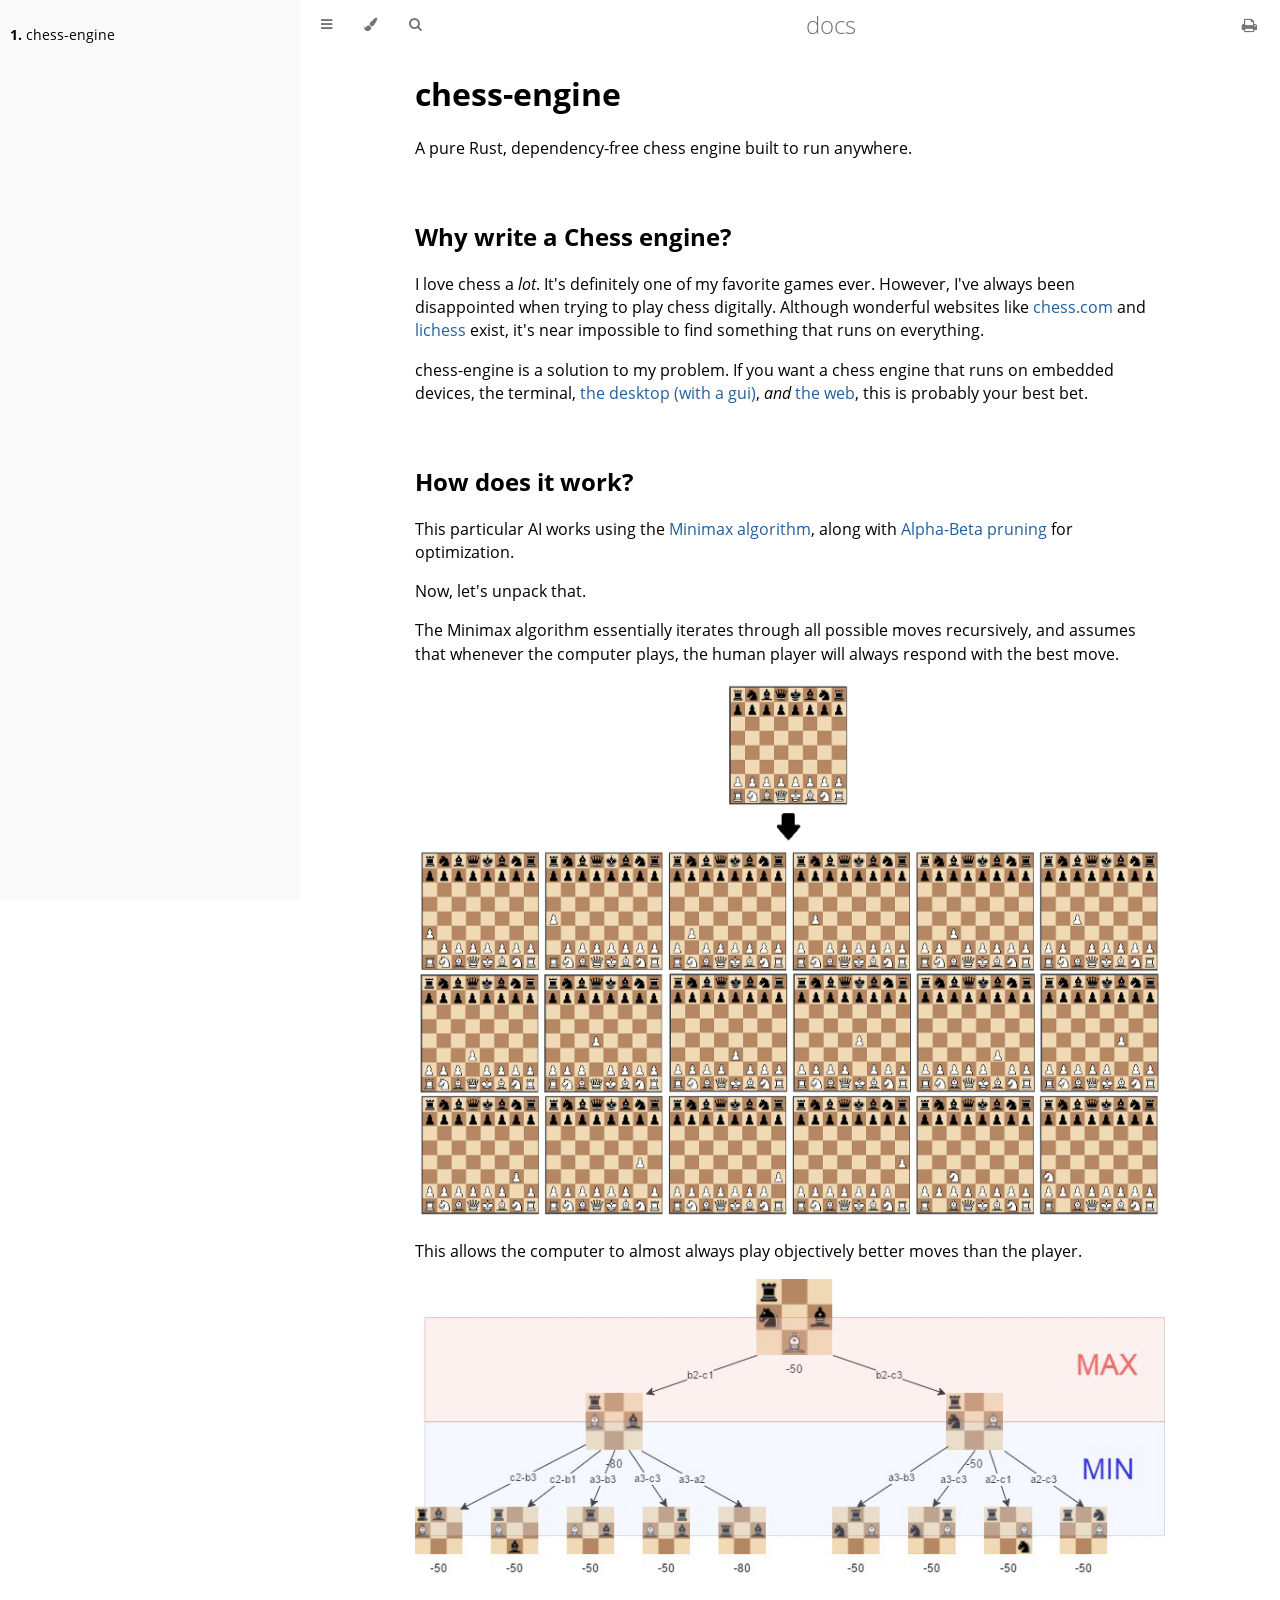
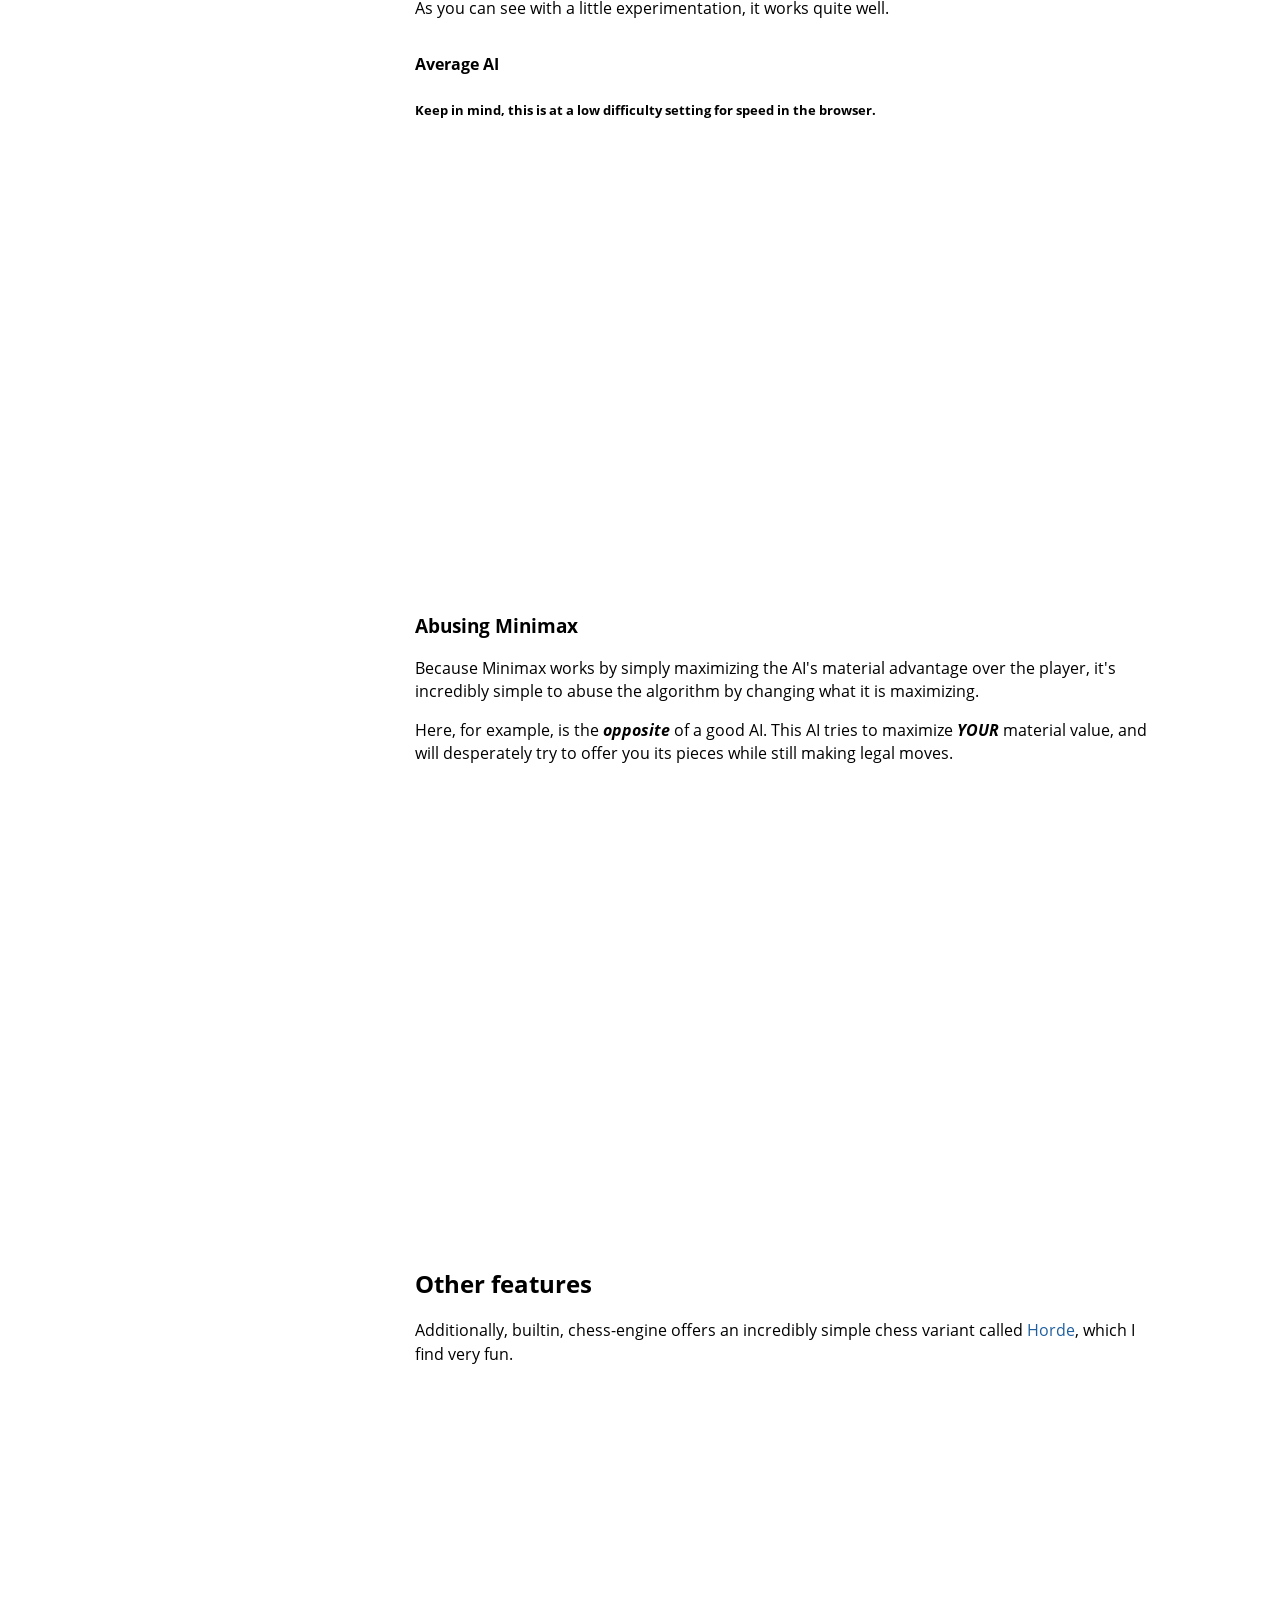
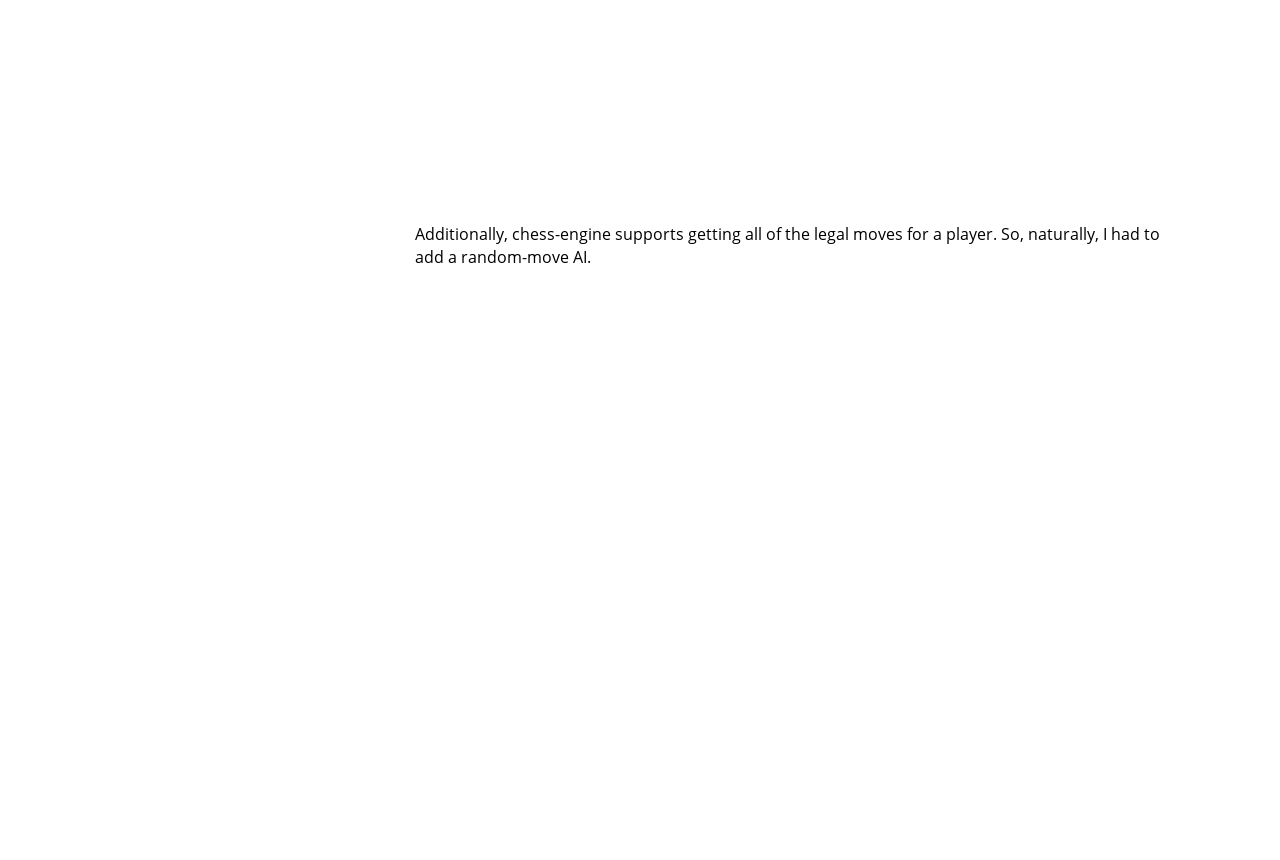
<file: docs/book/index.html>
<!DOCTYPE HTML>
<html lang="en" class="sidebar-visible no-js light">
    <head>
        <!-- Book generated using mdBook -->
        <meta charset="UTF-8">
        <title>chess-engine - docs</title>
        
        


        <!-- Custom HTML head -->
        


        <meta content="text/html; charset=utf-8" http-equiv="Content-Type">
        <meta name="description" content="">
        <meta name="viewport" content="width=device-width, initial-scale=1">
        <meta name="theme-color" content="#ffffff" />

        
        <link rel="icon" href="favicon.svg">
        
        
        <link rel="shortcut icon" href="favicon.png">
        
        <link rel="stylesheet" href="css/variables.css">
        <link rel="stylesheet" href="css/general.css">
        <link rel="stylesheet" href="css/chrome.css">
        
        <link rel="stylesheet" href="css/print.css" media="print">
        

        <!-- Fonts -->
        <link rel="stylesheet" href="FontAwesome/css/font-awesome.css">
        
        <link rel="stylesheet" href="fonts/fonts.css">
        

        <!-- Highlight.js Stylesheets -->
        <link rel="stylesheet" href="highlight.css">
        <link rel="stylesheet" href="tomorrow-night.css">
        <link rel="stylesheet" href="ayu-highlight.css">

        <!-- Custom theme stylesheets -->
        

        
    </head>
    <body>
        <!-- Provide site root to javascript -->
        <script type="text/javascript">
            var path_to_root = "";
            var default_theme = window.matchMedia("(prefers-color-scheme: dark)").matches ? "navy" : "light";
        </script>

        <!-- Work around some values being stored in localStorage wrapped in quotes -->
        <script type="text/javascript">
            try {
                var theme = localStorage.getItem('mdbook-theme');
                var sidebar = localStorage.getItem('mdbook-sidebar');

                if (theme.startsWith('"') && theme.endsWith('"')) {
                    localStorage.setItem('mdbook-theme', theme.slice(1, theme.length - 1));
                }

                if (sidebar.startsWith('"') && sidebar.endsWith('"')) {
                    localStorage.setItem('mdbook-sidebar', sidebar.slice(1, sidebar.length - 1));
                }
            } catch (e) { }
        </script>

        <!-- Set the theme before any content is loaded, prevents flash -->
        <script type="text/javascript">
            var theme;
            try { theme = localStorage.getItem('mdbook-theme'); } catch(e) { }
            if (theme === null || theme === undefined) { theme = default_theme; }
            var html = document.querySelector('html');
            html.classList.remove('no-js')
            html.classList.remove('light')
            html.classList.add(theme);
            html.classList.add('js');
        </script>

        <!-- Hide / unhide sidebar before it is displayed -->
        <script type="text/javascript">
            var html = document.querySelector('html');
            var sidebar = 'hidden';
            if (document.body.clientWidth >= 1080) {
                try { sidebar = localStorage.getItem('mdbook-sidebar'); } catch(e) { }
                sidebar = sidebar || 'visible';
            }
            html.classList.remove('sidebar-visible');
            html.classList.add("sidebar-" + sidebar);
        </script>

        <nav id="sidebar" class="sidebar" aria-label="Table of contents">
            <div class="sidebar-scrollbox">
                <ol class="chapter"><li class="chapter-item expanded "><a href="chess-engine.html"><strong aria-hidden="true">1.</strong> chess-engine</a></li></ol>
            </div>
            <div id="sidebar-resize-handle" class="sidebar-resize-handle"></div>
        </nav>

        <div id="page-wrapper" class="page-wrapper">

            <div class="page">
                
                <div id="menu-bar-hover-placeholder"></div>
                <div id="menu-bar" class="menu-bar sticky bordered">
                    <div class="left-buttons">
                        <button id="sidebar-toggle" class="icon-button" type="button" title="Toggle Table of Contents" aria-label="Toggle Table of Contents" aria-controls="sidebar">
                            <i class="fa fa-bars"></i>
                        </button>
                        <button id="theme-toggle" class="icon-button" type="button" title="Change theme" aria-label="Change theme" aria-haspopup="true" aria-expanded="false" aria-controls="theme-list">
                            <i class="fa fa-paint-brush"></i>
                        </button>
                        <ul id="theme-list" class="theme-popup" aria-label="Themes" role="menu">
                            <li role="none"><button role="menuitem" class="theme" id="light">Light (default)</button></li>
                            <li role="none"><button role="menuitem" class="theme" id="rust">Rust</button></li>
                            <li role="none"><button role="menuitem" class="theme" id="coal">Coal</button></li>
                            <li role="none"><button role="menuitem" class="theme" id="navy">Navy</button></li>
                            <li role="none"><button role="menuitem" class="theme" id="ayu">Ayu</button></li>
                        </ul>
                        
                        <button id="search-toggle" class="icon-button" type="button" title="Search. (Shortkey: s)" aria-label="Toggle Searchbar" aria-expanded="false" aria-keyshortcuts="S" aria-controls="searchbar">
                            <i class="fa fa-search"></i>
                        </button>
                        
                    </div>

                    <h1 class="menu-title">docs</h1>

                    <div class="right-buttons">
                        
                        <a href="print.html" title="Print this book" aria-label="Print this book">
                            <i id="print-button" class="fa fa-print"></i>
                        </a>
                        
                        
                    </div>
                </div>

                
                <div id="search-wrapper" class="hidden">
                    <form id="searchbar-outer" class="searchbar-outer">
                        <input type="search" name="search" id="searchbar" name="searchbar" placeholder="Search this book ..." aria-controls="searchresults-outer" aria-describedby="searchresults-header">
                    </form>
                    <div id="searchresults-outer" class="searchresults-outer hidden">
                        <div id="searchresults-header" class="searchresults-header"></div>
                        <ul id="searchresults">
                        </ul>
                    </div>
                </div>
                

                <!-- Apply ARIA attributes after the sidebar and the sidebar toggle button are added to the DOM -->
                <script type="text/javascript">
                    document.getElementById('sidebar-toggle').setAttribute('aria-expanded', sidebar === 'visible');
                    document.getElementById('sidebar').setAttribute('aria-hidden', sidebar !== 'visible');
                    Array.from(document.querySelectorAll('#sidebar a')).forEach(function(link) {
                        link.setAttribute('tabIndex', sidebar === 'visible' ? 0 : -1);
                    });
                </script>

                <div id="content" class="content">
                    <main>
                        <h1 id="chess-engine"><a class="header" href="#chess-engine">chess-engine</a></h1>
<p>A pure Rust, dependency-free chess engine built to run anywhere.</p>
<h2 id="why-write-a-chess-engine"><a class="header" href="#why-write-a-chess-engine">Why write a Chess engine?</a></h2>
<p>I love chess a <em>lot</em>. It's definitely one of my favorite games ever. However, I've always been disappointed when trying to play chess digitally. Although wonderful websites like <a href="https://chess.com/">chess.com</a> and <a href="https://lichess.org/">lichess</a> exist, it's near impossible to find something that runs on everything.</p>
<p>chess-engine is a solution to my problem. If you want a chess engine that runs on embedded devices, the terminal, <a href="https://github.com/sourabhh2807/chess-engine/tree/main/examples/chess-gui">the desktop (with a gui)</a>, <em>and</em> <a href="https://sourabhh2807.github.io/chess-engine/docs/book/index.html#average-ai">the web</a>, this is probably your best bet.</p>
<h2 id="how-does-it-work"><a class="header" href="#how-does-it-work">How does it work?</a></h2>
<p>This particular AI works using the <a href="https://en.wikipedia.org/wiki/Minimax">Minimax algorithm</a>, along with <a href="https://en.wikipedia.org/wiki/Alpha%E2%80%93beta_pruning">Alpha-Beta pruning</a> for optimization.</p>
<p>Now, let's unpack that.</p>
<p>The Minimax algorithm essentially iterates through all possible moves recursively, and assumes that whenever the computer plays, the human player will always respond with the best move.</p>
<p><img src="move-generation.png" alt="Move generation" /></p>
<p>This allows the computer to almost always play objectively better moves than the player.</p>
<p><img src="mini-max.jpeg" alt="Minimax" /></p>
<p>As you can see with a little experimentation, it works quite well. </p>
<h4 id="average-ai"><a class="header" href="#average-ai">Average AI</a></h4>
<h5 id="keep-in-mind-this-is-at-a-low-difficulty-setting-for-speed-in-the-browser"><a class="header" href="#keep-in-mind-this-is-at-a-low-difficulty-setting-for-speed-in-the-browser">Keep in mind, this is at a low difficulty setting for speed in the browser.</a></h5>
<embed type="text/html" src="https://sourabhh2807.github.io/chess-engine/examples/chess-web/chess-best.html" width="420" height="420"/>
<h3 id="abusing-minimax"><a class="header" href="#abusing-minimax">Abusing Minimax</a></h3>
<p>Because Minimax works by simply maximizing the AI's material advantage over the player, it's incredibly simple to abuse the algorithm by changing what it is maximizing.</p>
<p>Here, for example, is the <strong><em>opposite</em></strong> of a good AI. This AI tries to maximize <em><strong>YOUR</strong></em> material value, and will desperately try to offer you its pieces while still making legal moves.</p>
<embed type="text/html" src="https://sourabhh2807.github.io/chess-engine/examples/chess-web/chess-worst.html" width="420" height="420"/>
<h2 id="other-features"><a class="header" href="#other-features">Other features</a></h2>
<p>Additionally, builtin, chess-engine offers an incredibly simple chess variant called <a href="https://www.chess.com/terms/horde-chess">Horde</a>, which I find very fun.</p>
<embed type="text/html" src="https://sourabhh2807.github.io/chess-engine/examples/chess-web/chess-horde.html" width="420" height="420"/>
<p>Additionally, chess-engine supports getting all of the legal moves for a player. So, naturally, I had to add a random-move AI.</p>
<embed type="text/html" src="https://sourabhh2807.github.io/chess-engine/examples/chess-web/chess-random.html" width="420" height="420"/>

                    </main>

                    <nav class="nav-wrapper" aria-label="Page navigation">
                        <!-- Mobile navigation buttons -->
                        

                        

                        <div style="clear: both"></div>
                    </nav>
                </div>
            </div>

            <nav class="nav-wide-wrapper" aria-label="Page navigation">
                

                
            </nav>

        </div>

        

        

        

        
        <script type="text/javascript">
            window.playground_copyable = true;
        </script>
        

        

        
        <script src="elasticlunr.min.js" type="text/javascript" charset="utf-8"></script>
        <script src="mark.min.js" type="text/javascript" charset="utf-8"></script>
        <script src="searcher.js" type="text/javascript" charset="utf-8"></script>
        

        <script src="clipboard.min.js" type="text/javascript" charset="utf-8"></script>
        <script src="highlight.js" type="text/javascript" charset="utf-8"></script>
        <script src="book.js" type="text/javascript" charset="utf-8"></script>

        <!-- Custom JS scripts -->
        

        

    </body>
</html>
</file>
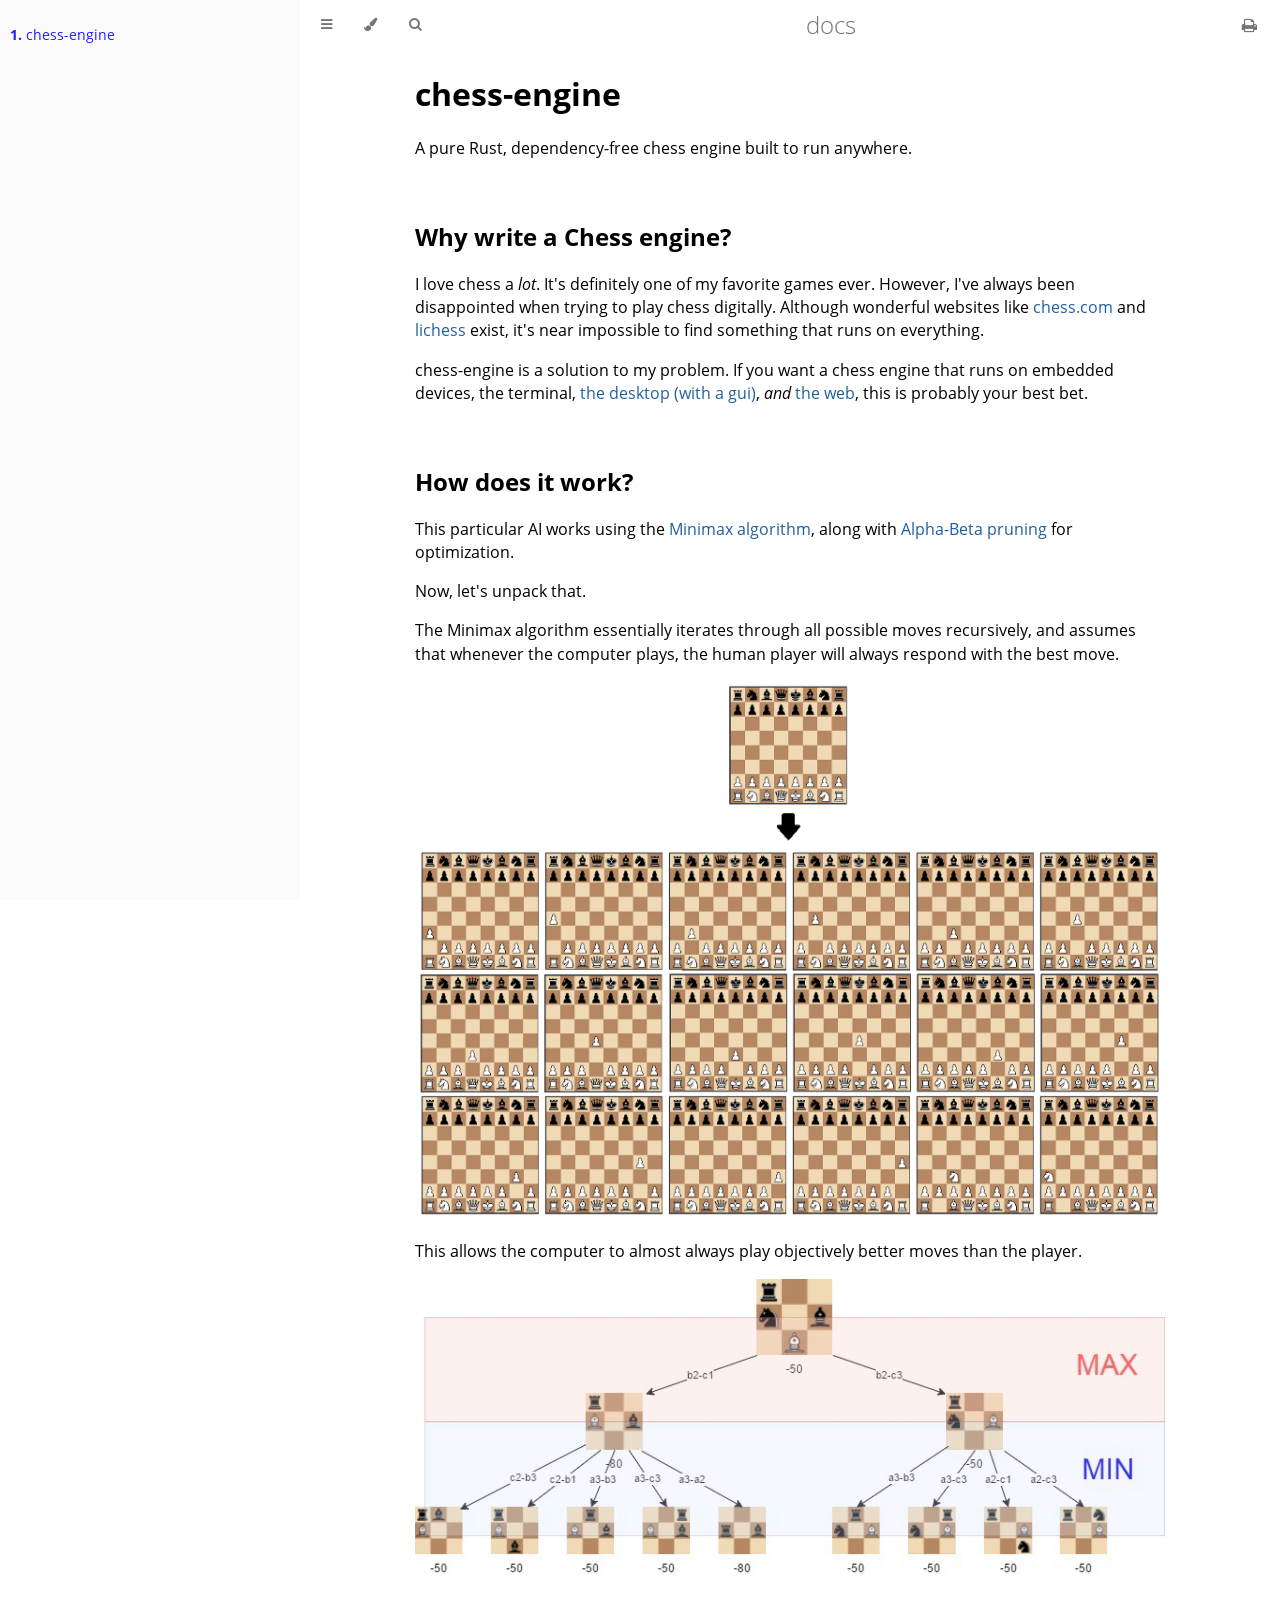
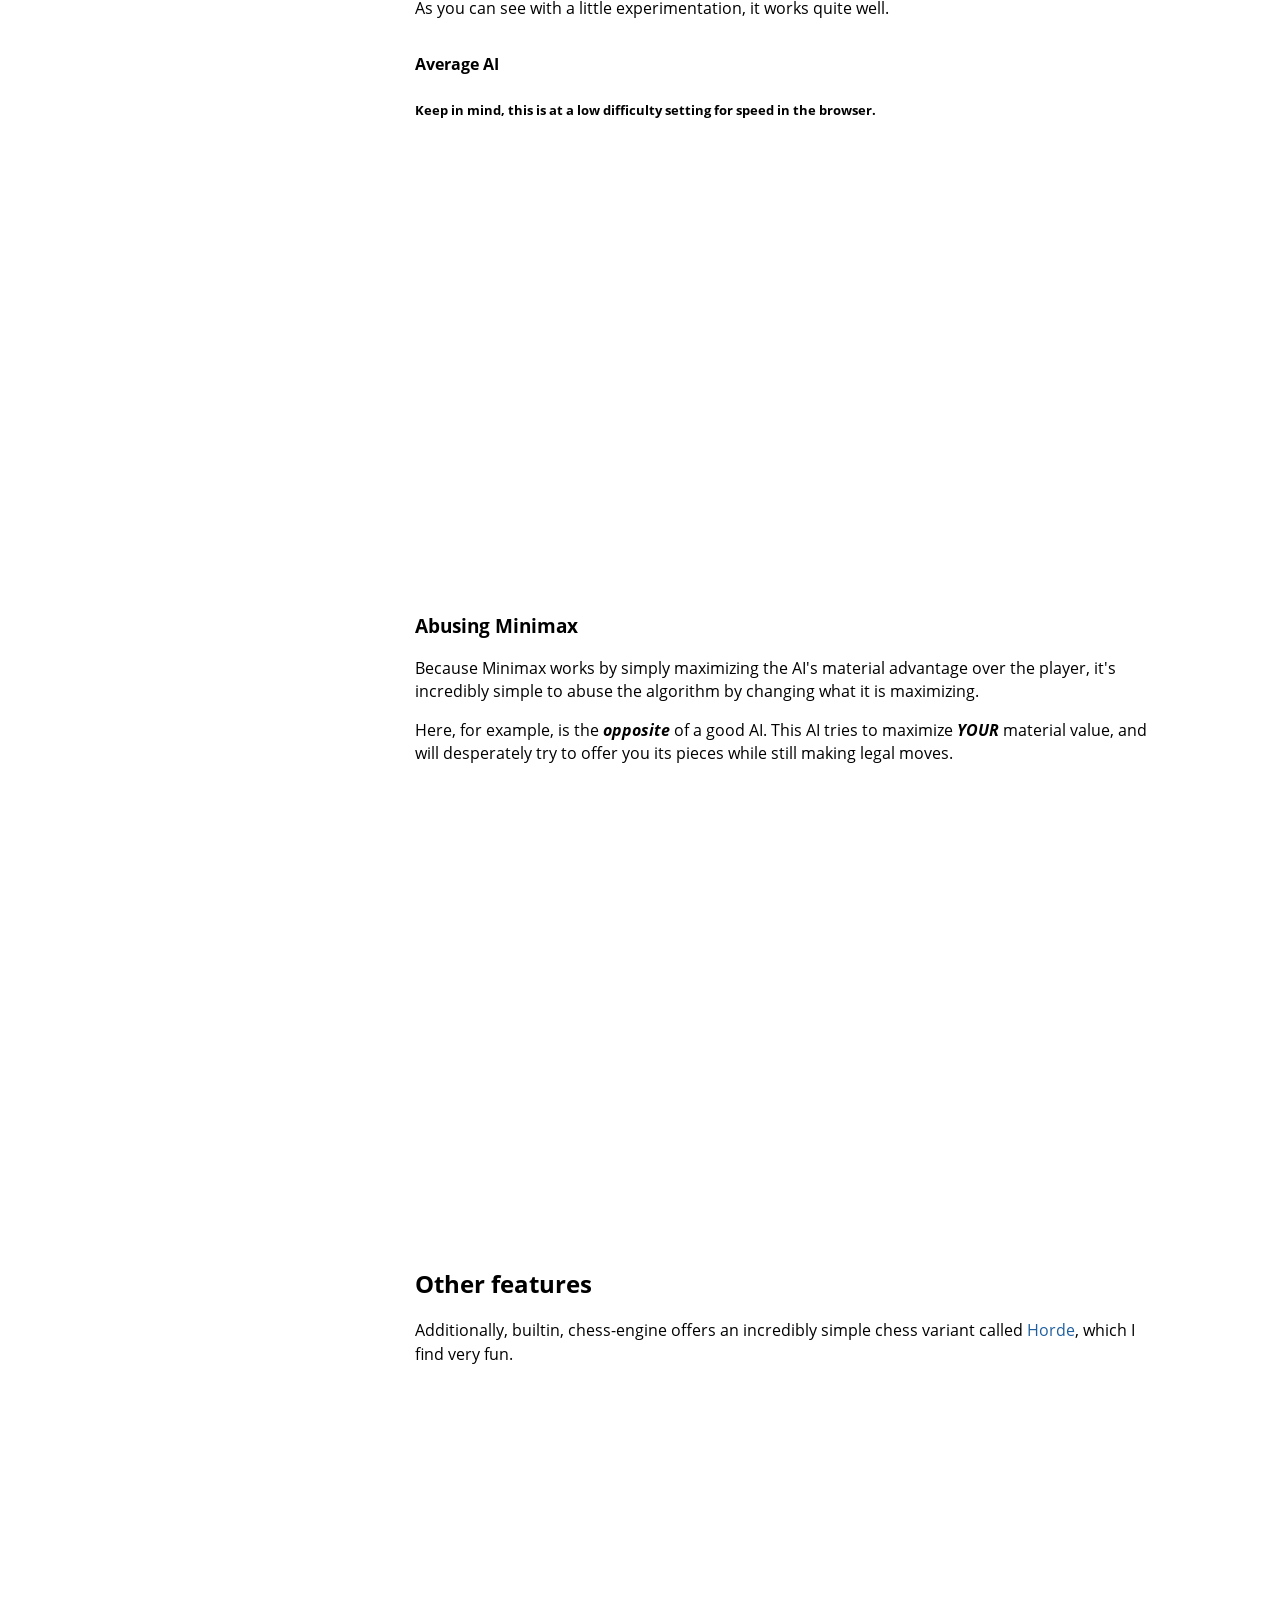
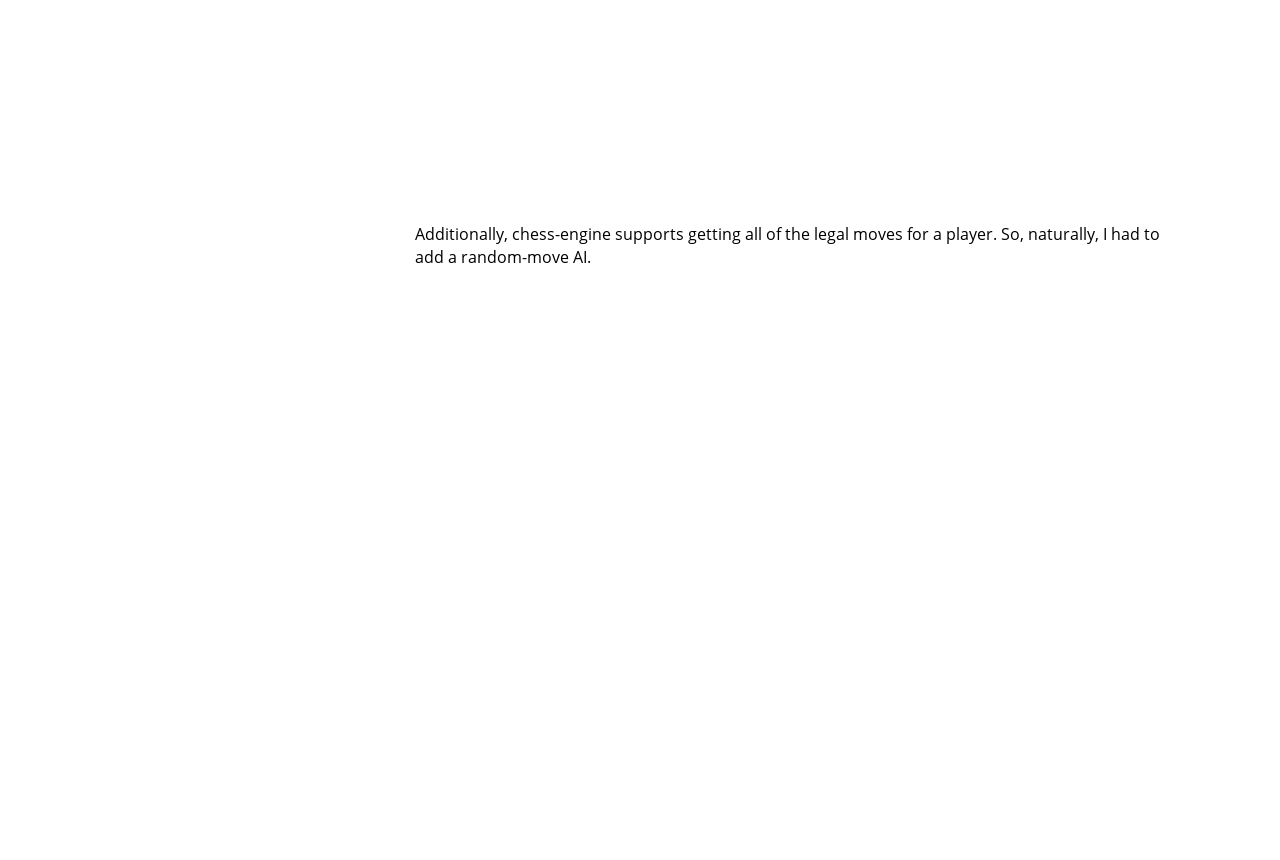
<file: docs/book/chess-engine.html>
<!DOCTYPE HTML>
<html lang="en" class="sidebar-visible no-js light">
    <head>
        <!-- Book generated using mdBook -->
        <meta charset="UTF-8">
        <title>chess-engine - docs</title>
        
        


        <!-- Custom HTML head -->
        


        <meta content="text/html; charset=utf-8" http-equiv="Content-Type">
        <meta name="description" content="">
        <meta name="viewport" content="width=device-width, initial-scale=1">
        <meta name="theme-color" content="#ffffff" />

        
        <link rel="icon" href="favicon.svg">
        
        
        <link rel="shortcut icon" href="favicon.png">
        
        <link rel="stylesheet" href="css/variables.css">
        <link rel="stylesheet" href="css/general.css">
        <link rel="stylesheet" href="css/chrome.css">
        
        <link rel="stylesheet" href="css/print.css" media="print">
        

        <!-- Fonts -->
        <link rel="stylesheet" href="FontAwesome/css/font-awesome.css">
        
        <link rel="stylesheet" href="fonts/fonts.css">
        

        <!-- Highlight.js Stylesheets -->
        <link rel="stylesheet" href="highlight.css">
        <link rel="stylesheet" href="tomorrow-night.css">
        <link rel="stylesheet" href="ayu-highlight.css">

        <!-- Custom theme stylesheets -->
        

        
    </head>
    <body>
        <!-- Provide site root to javascript -->
        <script type="text/javascript">
            var path_to_root = "";
            var default_theme = window.matchMedia("(prefers-color-scheme: dark)").matches ? "navy" : "light";
        </script>

        <!-- Work around some values being stored in localStorage wrapped in quotes -->
        <script type="text/javascript">
            try {
                var theme = localStorage.getItem('mdbook-theme');
                var sidebar = localStorage.getItem('mdbook-sidebar');

                if (theme.startsWith('"') && theme.endsWith('"')) {
                    localStorage.setItem('mdbook-theme', theme.slice(1, theme.length - 1));
                }

                if (sidebar.startsWith('"') && sidebar.endsWith('"')) {
                    localStorage.setItem('mdbook-sidebar', sidebar.slice(1, sidebar.length - 1));
                }
            } catch (e) { }
        </script>

        <!-- Set the theme before any content is loaded, prevents flash -->
        <script type="text/javascript">
            var theme;
            try { theme = localStorage.getItem('mdbook-theme'); } catch(e) { }
            if (theme === null || theme === undefined) { theme = default_theme; }
            var html = document.querySelector('html');
            html.classList.remove('no-js')
            html.classList.remove('light')
            html.classList.add(theme);
            html.classList.add('js');
        </script>

        <!-- Hide / unhide sidebar before it is displayed -->
        <script type="text/javascript">
            var html = document.querySelector('html');
            var sidebar = 'hidden';
            if (document.body.clientWidth >= 1080) {
                try { sidebar = localStorage.getItem('mdbook-sidebar'); } catch(e) { }
                sidebar = sidebar || 'visible';
            }
            html.classList.remove('sidebar-visible');
            html.classList.add("sidebar-" + sidebar);
        </script>

        <nav id="sidebar" class="sidebar" aria-label="Table of contents">
            <div class="sidebar-scrollbox">
                <ol class="chapter"><li class="chapter-item expanded "><a href="chess-engine.html" class="active"><strong aria-hidden="true">1.</strong> chess-engine</a></li></ol>
            </div>
            <div id="sidebar-resize-handle" class="sidebar-resize-handle"></div>
        </nav>

        <div id="page-wrapper" class="page-wrapper">

            <div class="page">
                
                <div id="menu-bar-hover-placeholder"></div>
                <div id="menu-bar" class="menu-bar sticky bordered">
                    <div class="left-buttons">
                        <button id="sidebar-toggle" class="icon-button" type="button" title="Toggle Table of Contents" aria-label="Toggle Table of Contents" aria-controls="sidebar">
                            <i class="fa fa-bars"></i>
                        </button>
                        <button id="theme-toggle" class="icon-button" type="button" title="Change theme" aria-label="Change theme" aria-haspopup="true" aria-expanded="false" aria-controls="theme-list">
                            <i class="fa fa-paint-brush"></i>
                        </button>
                        <ul id="theme-list" class="theme-popup" aria-label="Themes" role="menu">
                            <li role="none"><button role="menuitem" class="theme" id="light">Light (default)</button></li>
                            <li role="none"><button role="menuitem" class="theme" id="rust">Rust</button></li>
                            <li role="none"><button role="menuitem" class="theme" id="coal">Coal</button></li>
                            <li role="none"><button role="menuitem" class="theme" id="navy">Navy</button></li>
                            <li role="none"><button role="menuitem" class="theme" id="ayu">Ayu</button></li>
                        </ul>
                        
                        <button id="search-toggle" class="icon-button" type="button" title="Search. (Shortkey: s)" aria-label="Toggle Searchbar" aria-expanded="false" aria-keyshortcuts="S" aria-controls="searchbar">
                            <i class="fa fa-search"></i>
                        </button>
                        
                    </div>

                    <h1 class="menu-title">docs</h1>

                    <div class="right-buttons">
                        
                        <a href="print.html" title="Print this book" aria-label="Print this book">
                            <i id="print-button" class="fa fa-print"></i>
                        </a>
                        
                        
                    </div>
                </div>

                
                <div id="search-wrapper" class="hidden">
                    <form id="searchbar-outer" class="searchbar-outer">
                        <input type="search" name="search" id="searchbar" name="searchbar" placeholder="Search this book ..." aria-controls="searchresults-outer" aria-describedby="searchresults-header">
                    </form>
                    <div id="searchresults-outer" class="searchresults-outer hidden">
                        <div id="searchresults-header" class="searchresults-header"></div>
                        <ul id="searchresults">
                        </ul>
                    </div>
                </div>
                

                <!-- Apply ARIA attributes after the sidebar and the sidebar toggle button are added to the DOM -->
                <script type="text/javascript">
                    document.getElementById('sidebar-toggle').setAttribute('aria-expanded', sidebar === 'visible');
                    document.getElementById('sidebar').setAttribute('aria-hidden', sidebar !== 'visible');
                    Array.from(document.querySelectorAll('#sidebar a')).forEach(function(link) {
                        link.setAttribute('tabIndex', sidebar === 'visible' ? 0 : -1);
                    });
                </script>

                <div id="content" class="content">
                    <main>
                        <h1 id="chess-engine"><a class="header" href="#chess-engine">chess-engine</a></h1>
<p>A pure Rust, dependency-free chess engine built to run anywhere.</p>
<h2 id="why-write-a-chess-engine"><a class="header" href="#why-write-a-chess-engine">Why write a Chess engine?</a></h2>
<p>I love chess a <em>lot</em>. It's definitely one of my favorite games ever. However, I've always been disappointed when trying to play chess digitally. Although wonderful websites like <a href="https://chess.com/">chess.com</a> and <a href="https://lichess.org/">lichess</a> exist, it's near impossible to find something that runs on everything.</p>
<p>chess-engine is a solution to my problem. If you want a chess engine that runs on embedded devices, the terminal, <a href="https://github.com/adam-mcdaniel/chess-engine/tree/main/examples/chess-gui">the desktop (with a gui)</a>, <em>and</em> <a href="https://adam-mcdaniel.github.io/chess-engine/docs/book/index.html#average-ai">the web</a>, this is probably your best bet.</p>
<h2 id="how-does-it-work"><a class="header" href="#how-does-it-work">How does it work?</a></h2>
<p>This particular AI works using the <a href="https://en.wikipedia.org/wiki/Minimax">Minimax algorithm</a>, along with <a href="https://en.wikipedia.org/wiki/Alpha%E2%80%93beta_pruning">Alpha-Beta pruning</a> for optimization.</p>
<p>Now, let's unpack that.</p>
<p>The Minimax algorithm essentially iterates through all possible moves recursively, and assumes that whenever the computer plays, the human player will always respond with the best move.</p>
<p><img src="move-generation.png" alt="Move generation" /></p>
<p>This allows the computer to almost always play objectively better moves than the player.</p>
<p><img src="mini-max.jpeg" alt="Minimax" /></p>
<p>As you can see with a little experimentation, it works quite well. </p>
<h4 id="average-ai"><a class="header" href="#average-ai">Average AI</a></h4>
<h5 id="keep-in-mind-this-is-at-a-low-difficulty-setting-for-speed-in-the-browser"><a class="header" href="#keep-in-mind-this-is-at-a-low-difficulty-setting-for-speed-in-the-browser">Keep in mind, this is at a low difficulty setting for speed in the browser.</a></h5>
<embed type="text/html" src="https://adam-mcdaniel.github.io/chess-engine/examples/chess-web/chess-best.html" width="420" height="420"/>
<h3 id="abusing-minimax"><a class="header" href="#abusing-minimax">Abusing Minimax</a></h3>
<p>Because Minimax works by simply maximizing the AI's material advantage over the player, it's incredibly simple to abuse the algorithm by changing what it is maximizing.</p>
<p>Here, for example, is the <strong><em>opposite</em></strong> of a good AI. This AI tries to maximize <em><strong>YOUR</strong></em> material value, and will desperately try to offer you its pieces while still making legal moves.</p>
<embed type="text/html" src="https://adam-mcdaniel.github.io/chess-engine/examples/chess-web/chess-worst.html" width="420" height="420"/>
<h2 id="other-features"><a class="header" href="#other-features">Other features</a></h2>
<p>Additionally, builtin, chess-engine offers an incredibly simple chess variant called <a href="https://www.chess.com/terms/horde-chess">Horde</a>, which I find very fun.</p>
<embed type="text/html" src="https://adam-mcdaniel.github.io/chess-engine/examples/chess-web/chess-horde.html" width="420" height="420"/>
<p>Additionally, chess-engine supports getting all of the legal moves for a player. So, naturally, I had to add a random-move AI.</p>
<embed type="text/html" src="https://adam-mcdaniel.github.io/chess-engine/examples/chess-web/chess-random.html" width="420" height="420"/>

                    </main>

                    <nav class="nav-wrapper" aria-label="Page navigation">
                        <!-- Mobile navigation buttons -->
                        

                        

                        <div style="clear: both"></div>
                    </nav>
                </div>
            </div>

            <nav class="nav-wide-wrapper" aria-label="Page navigation">
                

                
            </nav>

        </div>

        

        

        

        
        <script type="text/javascript">
            window.playground_copyable = true;
        </script>
        

        

        
        <script src="elasticlunr.min.js" type="text/javascript" charset="utf-8"></script>
        <script src="mark.min.js" type="text/javascript" charset="utf-8"></script>
        <script src="searcher.js" type="text/javascript" charset="utf-8"></script>
        

        <script src="clipboard.min.js" type="text/javascript" charset="utf-8"></script>
        <script src="highlight.js" type="text/javascript" charset="utf-8"></script>
        <script src="book.js" type="text/javascript" charset="utf-8"></script>

        <!-- Custom JS scripts -->
        

        

    </body>
</html>
</file>
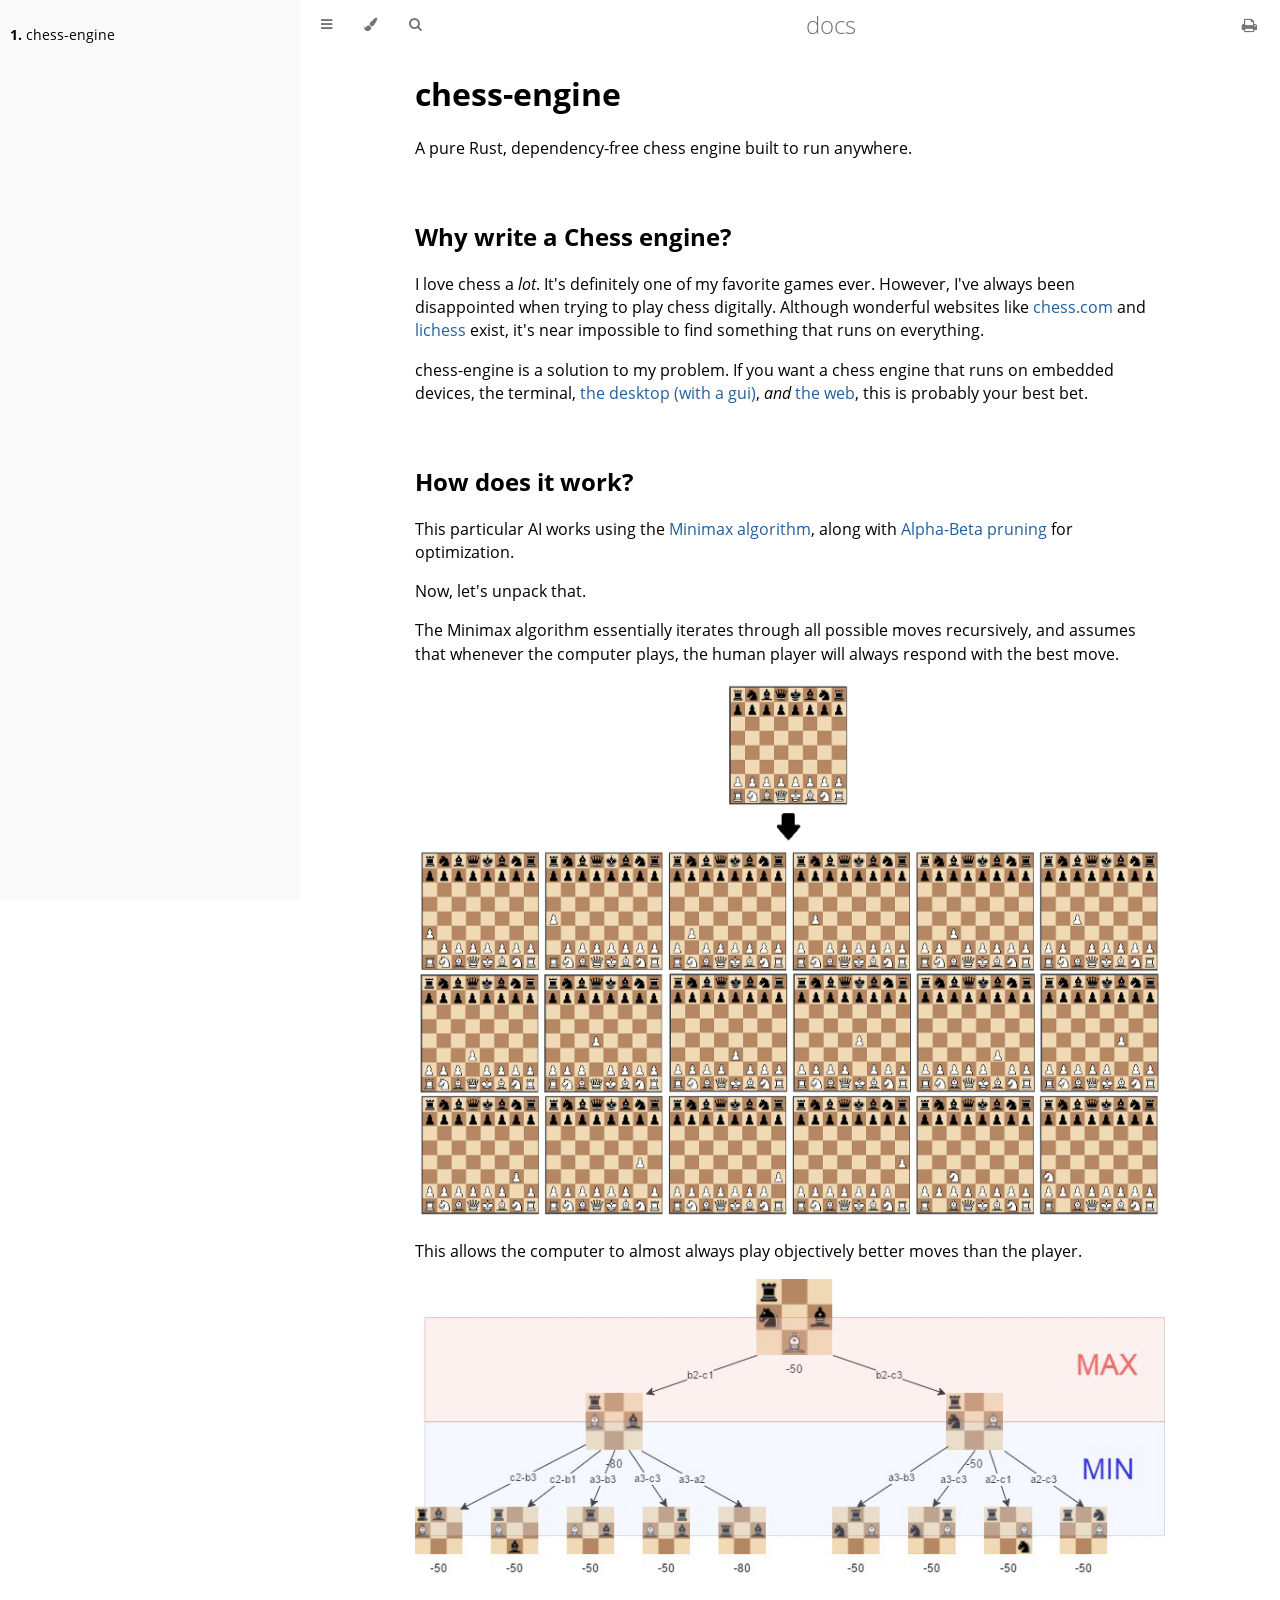
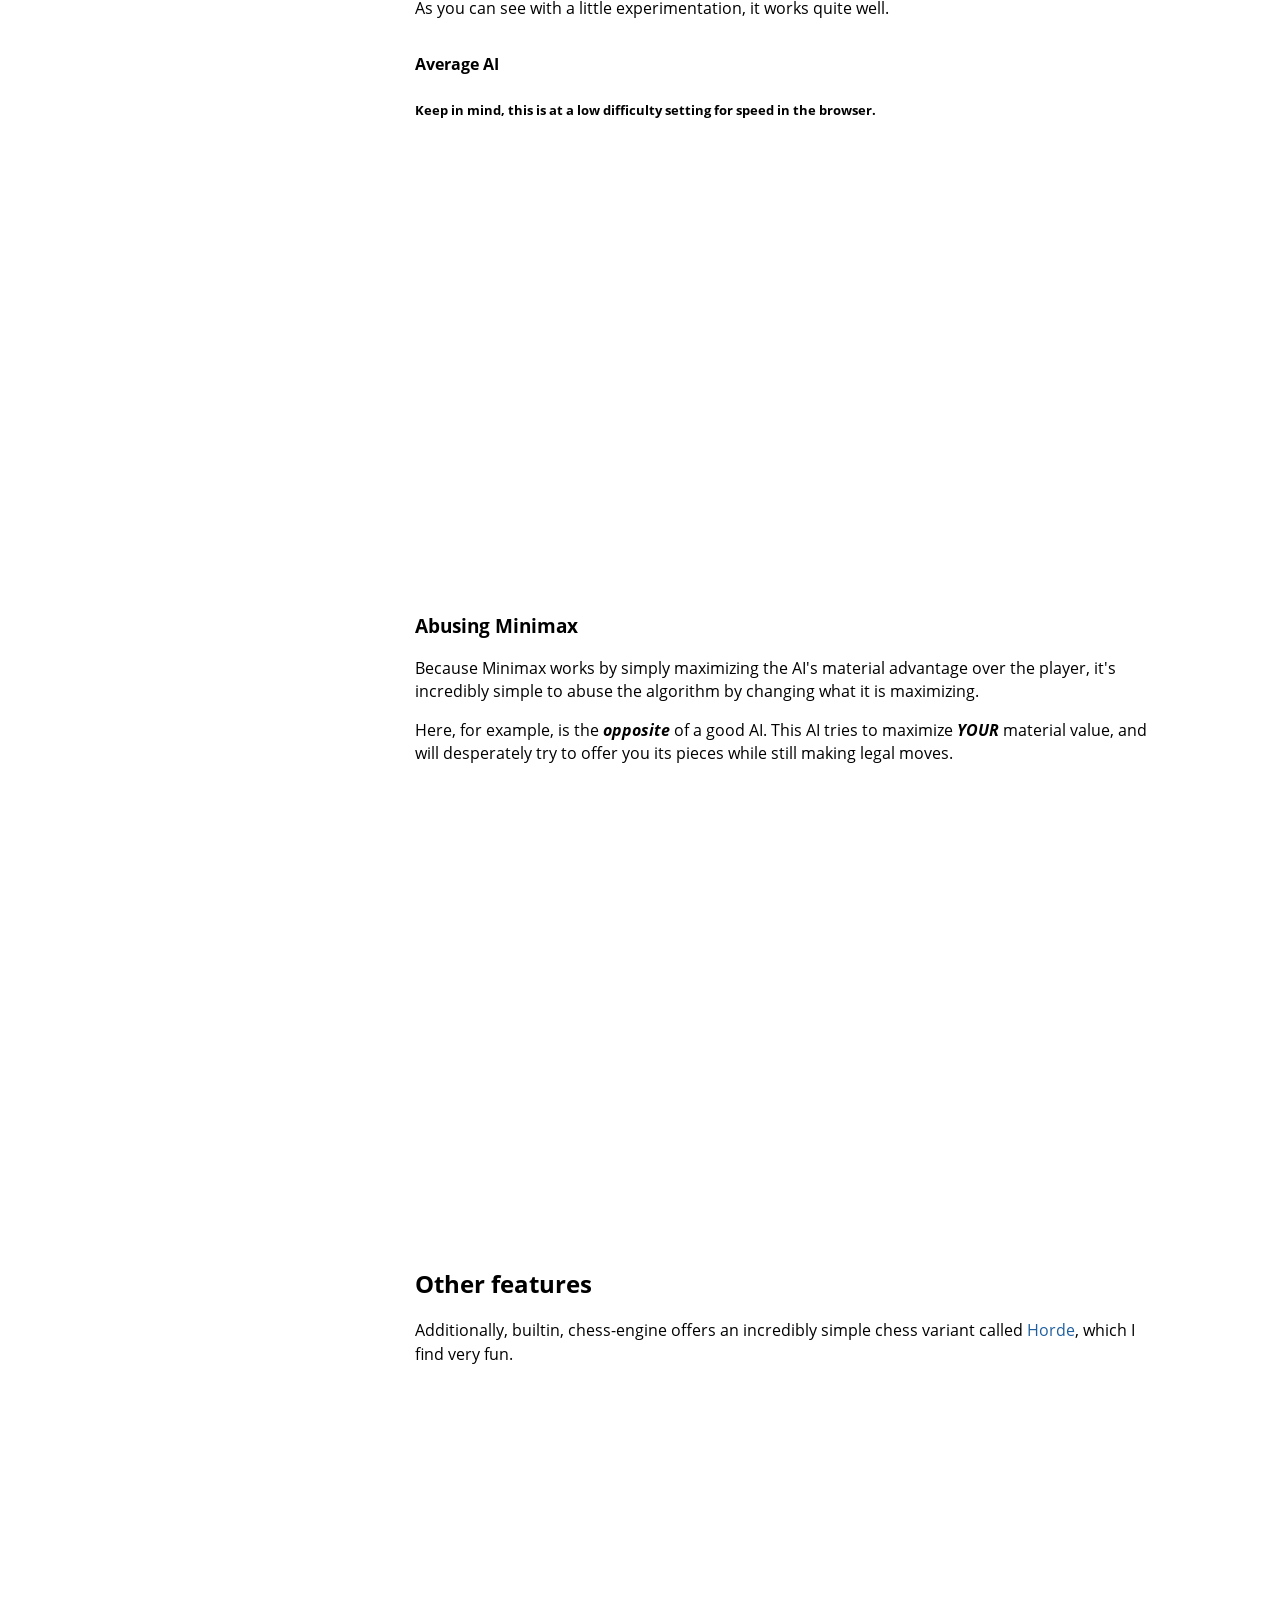
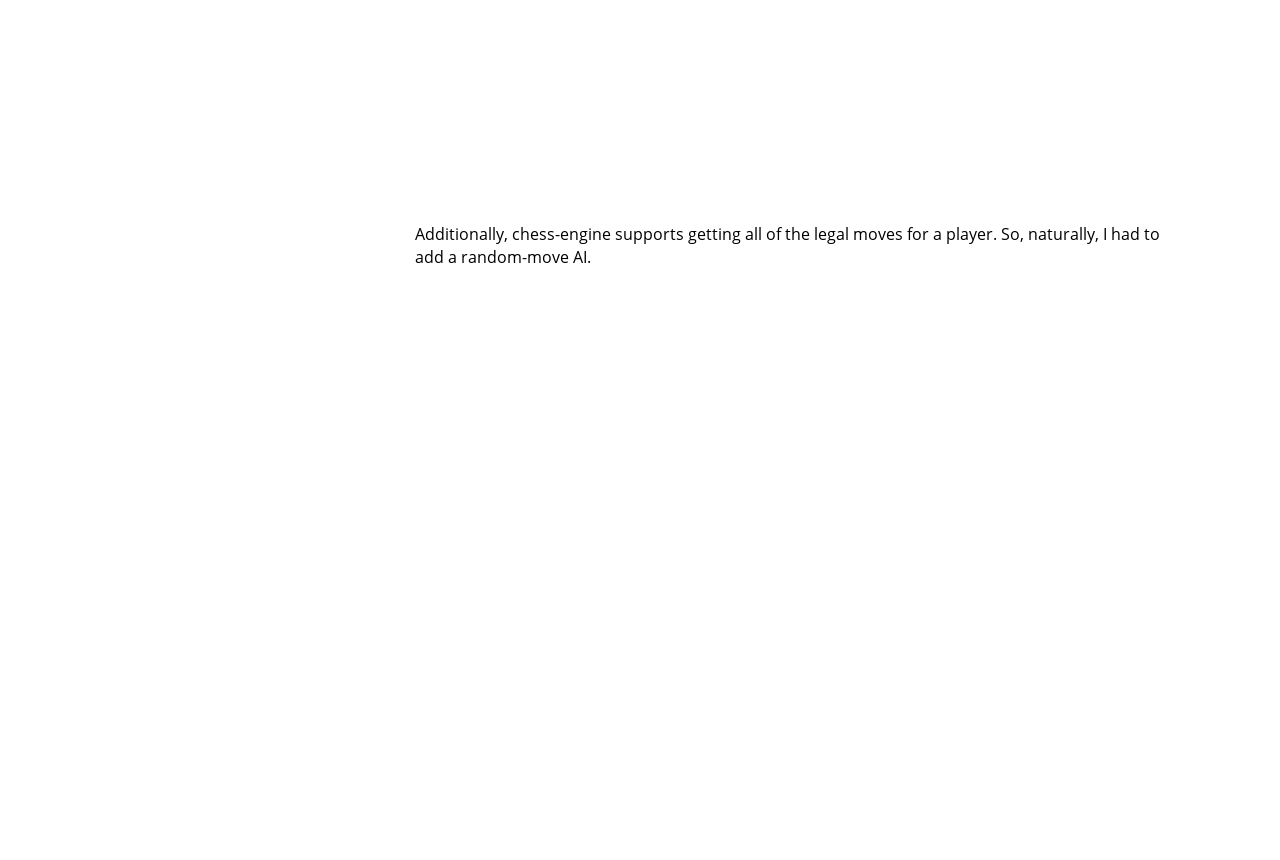
<file: docs/book/print.html>
<!DOCTYPE HTML>
<html lang="en" class="sidebar-visible no-js light">
    <head>
        <!-- Book generated using mdBook -->
        <meta charset="UTF-8">
        <title>docs</title>
        
        <meta name="robots" content="noindex" />
        
        


        <!-- Custom HTML head -->
        


        <meta content="text/html; charset=utf-8" http-equiv="Content-Type">
        <meta name="description" content="">
        <meta name="viewport" content="width=device-width, initial-scale=1">
        <meta name="theme-color" content="#ffffff" />

        
        <link rel="icon" href="favicon.svg">
        
        
        <link rel="shortcut icon" href="favicon.png">
        
        <link rel="stylesheet" href="css/variables.css">
        <link rel="stylesheet" href="css/general.css">
        <link rel="stylesheet" href="css/chrome.css">
        
        <link rel="stylesheet" href="css/print.css" media="print">
        

        <!-- Fonts -->
        <link rel="stylesheet" href="FontAwesome/css/font-awesome.css">
        
        <link rel="stylesheet" href="fonts/fonts.css">
        

        <!-- Highlight.js Stylesheets -->
        <link rel="stylesheet" href="highlight.css">
        <link rel="stylesheet" href="tomorrow-night.css">
        <link rel="stylesheet" href="ayu-highlight.css">

        <!-- Custom theme stylesheets -->
        

        
    </head>
    <body>
        <!-- Provide site root to javascript -->
        <script type="text/javascript">
            var path_to_root = "";
            var default_theme = window.matchMedia("(prefers-color-scheme: dark)").matches ? "navy" : "light";
        </script>

        <!-- Work around some values being stored in localStorage wrapped in quotes -->
        <script type="text/javascript">
            try {
                var theme = localStorage.getItem('mdbook-theme');
                var sidebar = localStorage.getItem('mdbook-sidebar');

                if (theme.startsWith('"') && theme.endsWith('"')) {
                    localStorage.setItem('mdbook-theme', theme.slice(1, theme.length - 1));
                }

                if (sidebar.startsWith('"') && sidebar.endsWith('"')) {
                    localStorage.setItem('mdbook-sidebar', sidebar.slice(1, sidebar.length - 1));
                }
            } catch (e) { }
        </script>

        <!-- Set the theme before any content is loaded, prevents flash -->
        <script type="text/javascript">
            var theme;
            try { theme = localStorage.getItem('mdbook-theme'); } catch(e) { }
            if (theme === null || theme === undefined) { theme = default_theme; }
            var html = document.querySelector('html');
            html.classList.remove('no-js')
            html.classList.remove('light')
            html.classList.add(theme);
            html.classList.add('js');
        </script>

        <!-- Hide / unhide sidebar before it is displayed -->
        <script type="text/javascript">
            var html = document.querySelector('html');
            var sidebar = 'hidden';
            if (document.body.clientWidth >= 1080) {
                try { sidebar = localStorage.getItem('mdbook-sidebar'); } catch(e) { }
                sidebar = sidebar || 'visible';
            }
            html.classList.remove('sidebar-visible');
            html.classList.add("sidebar-" + sidebar);
        </script>

        <nav id="sidebar" class="sidebar" aria-label="Table of contents">
            <div class="sidebar-scrollbox">
                <ol class="chapter"><li class="chapter-item expanded "><a href="chess-engine.html"><strong aria-hidden="true">1.</strong> chess-engine</a></li></ol>
            </div>
            <div id="sidebar-resize-handle" class="sidebar-resize-handle"></div>
        </nav>

        <div id="page-wrapper" class="page-wrapper">

            <div class="page">
                
                <div id="menu-bar-hover-placeholder"></div>
                <div id="menu-bar" class="menu-bar sticky bordered">
                    <div class="left-buttons">
                        <button id="sidebar-toggle" class="icon-button" type="button" title="Toggle Table of Contents" aria-label="Toggle Table of Contents" aria-controls="sidebar">
                            <i class="fa fa-bars"></i>
                        </button>
                        <button id="theme-toggle" class="icon-button" type="button" title="Change theme" aria-label="Change theme" aria-haspopup="true" aria-expanded="false" aria-controls="theme-list">
                            <i class="fa fa-paint-brush"></i>
                        </button>
                        <ul id="theme-list" class="theme-popup" aria-label="Themes" role="menu">
                            <li role="none"><button role="menuitem" class="theme" id="light">Light (default)</button></li>
                            <li role="none"><button role="menuitem" class="theme" id="rust">Rust</button></li>
                            <li role="none"><button role="menuitem" class="theme" id="coal">Coal</button></li>
                            <li role="none"><button role="menuitem" class="theme" id="navy">Navy</button></li>
                            <li role="none"><button role="menuitem" class="theme" id="ayu">Ayu</button></li>
                        </ul>
                        
                        <button id="search-toggle" class="icon-button" type="button" title="Search. (Shortkey: s)" aria-label="Toggle Searchbar" aria-expanded="false" aria-keyshortcuts="S" aria-controls="searchbar">
                            <i class="fa fa-search"></i>
                        </button>
                        
                    </div>

                    <h1 class="menu-title">docs</h1>

                    <div class="right-buttons">
                        
                        <a href="print.html" title="Print this book" aria-label="Print this book">
                            <i id="print-button" class="fa fa-print"></i>
                        </a>
                        
                        
                    </div>
                </div>

                
                <div id="search-wrapper" class="hidden">
                    <form id="searchbar-outer" class="searchbar-outer">
                        <input type="search" name="search" id="searchbar" name="searchbar" placeholder="Search this book ..." aria-controls="searchresults-outer" aria-describedby="searchresults-header">
                    </form>
                    <div id="searchresults-outer" class="searchresults-outer hidden">
                        <div id="searchresults-header" class="searchresults-header"></div>
                        <ul id="searchresults">
                        </ul>
                    </div>
                </div>
                

                <!-- Apply ARIA attributes after the sidebar and the sidebar toggle button are added to the DOM -->
                <script type="text/javascript">
                    document.getElementById('sidebar-toggle').setAttribute('aria-expanded', sidebar === 'visible');
                    document.getElementById('sidebar').setAttribute('aria-hidden', sidebar !== 'visible');
                    Array.from(document.querySelectorAll('#sidebar a')).forEach(function(link) {
                        link.setAttribute('tabIndex', sidebar === 'visible' ? 0 : -1);
                    });
                </script>

                <div id="content" class="content">
                    <main>
                        <h1 id="chess-engine"><a class="header" href="#chess-engine">chess-engine</a></h1>
<p>A pure Rust, dependency-free chess engine built to run anywhere.</p>
<h2 id="why-write-a-chess-engine"><a class="header" href="#why-write-a-chess-engine">Why write a Chess engine?</a></h2>
<p>I love chess a <em>lot</em>. It's definitely one of my favorite games ever. However, I've always been disappointed when trying to play chess digitally. Although wonderful websites like <a href="https://chess.com/">chess.com</a> and <a href="https://lichess.org/">lichess</a> exist, it's near impossible to find something that runs on everything.</p>
<p>chess-engine is a solution to my problem. If you want a chess engine that runs on embedded devices, the terminal, <a href="https://github.com/sourabhh2807/chess-engine/tree/main/examples/chess-gui">the desktop (with a gui)</a>, <em>and</em> <a href="https://sourabhh2807.github.io/chess-engine/docs/book/index.html#average-ai">the web</a>, this is probably your best bet.</p>
<h2 id="how-does-it-work"><a class="header" href="#how-does-it-work">How does it work?</a></h2>
<p>This particular AI works using the <a href="https://en.wikipedia.org/wiki/Minimax">Minimax algorithm</a>, along with <a href="https://en.wikipedia.org/wiki/Alpha%E2%80%93beta_pruning">Alpha-Beta pruning</a> for optimization.</p>
<p>Now, let's unpack that.</p>
<p>The Minimax algorithm essentially iterates through all possible moves recursively, and assumes that whenever the computer plays, the human player will always respond with the best move.</p>
<p><img src="move-generation.png" alt="Move generation" /></p>
<p>This allows the computer to almost always play objectively better moves than the player.</p>
<p><img src="mini-max.jpeg" alt="Minimax" /></p>
<p>As you can see with a little experimentation, it works quite well. </p>
<h4 id="average-ai"><a class="header" href="#average-ai">Average AI</a></h4>
<h5 id="keep-in-mind-this-is-at-a-low-difficulty-setting-for-speed-in-the-browser"><a class="header" href="#keep-in-mind-this-is-at-a-low-difficulty-setting-for-speed-in-the-browser">Keep in mind, this is at a low difficulty setting for speed in the browser.</a></h5>
<embed type="text/html" src="https://sourabhh2807.github.io/chess-engine/examples/chess-web/chess-best.html" width="420" height="420"/>
<h3 id="abusing-minimax"><a class="header" href="#abusing-minimax">Abusing Minimax</a></h3>
<p>Because Minimax works by simply maximizing the AI's material advantage over the player, it's incredibly simple to abuse the algorithm by changing what it is maximizing.</p>
<p>Here, for example, is the <strong><em>opposite</em></strong> of a good AI. This AI tries to maximize <em><strong>YOUR</strong></em> material value, and will desperately try to offer you its pieces while still making legal moves.</p>
<embed type="text/html" src="https://sourabhh2807.github.io/chess-engine/examples/chess-web/chess-worst.html" width="420" height="420"/>
<h2 id="other-features"><a class="header" href="#other-features">Other features</a></h2>
<p>Additionally, builtin, chess-engine offers an incredibly simple chess variant called <a href="https://www.chess.com/terms/horde-chess">Horde</a>, which I find very fun.</p>
<embed type="text/html" src="https://sourabhh2807.github.io/chess-engine/examples/chess-web/chess-horde.html" width="420" height="420"/>
<p>Additionally, chess-engine supports getting all of the legal moves for a player. So, naturally, I had to add a random-move AI.</p>
<embed type="text/html" src="https://sourabhh2807.github.io/chess-engine/examples/chess-web/chess-random.html" width="420" height="420"/>

                    </main>

                    <nav class="nav-wrapper" aria-label="Page navigation">
                        <!-- Mobile navigation buttons -->
                        

                        

                        <div style="clear: both"></div>
                    </nav>
                </div>
            </div>

            <nav class="nav-wide-wrapper" aria-label="Page navigation">
                

                
            </nav>

        </div>

        

        

        

        
        <script type="text/javascript">
            window.playground_copyable = true;
        </script>
        

        

        
        <script src="elasticlunr.min.js" type="text/javascript" charset="utf-8"></script>
        <script src="mark.min.js" type="text/javascript" charset="utf-8"></script>
        <script src="searcher.js" type="text/javascript" charset="utf-8"></script>
        

        <script src="clipboard.min.js" type="text/javascript" charset="utf-8"></script>
        <script src="highlight.js" type="text/javascript" charset="utf-8"></script>
        <script src="book.js" type="text/javascript" charset="utf-8"></script>

        <!-- Custom JS scripts -->
        

        
        
        <script type="text/javascript">
        window.addEventListener('load', function() {
            window.setTimeout(window.print, 100);
        });
        </script>
        
        

    </body>
</html>
</file>
<file: docs/book/css/variables.css>
/* Globals */

:root {
    --sidebar-width: 300px;
    --page-padding: 15px;
    --content-max-width: 750px;
    --menu-bar-height: 50px;
}

/* Themes */

.ayu {
    --bg: hsl(210, 25%, 8%);
    --fg: #c5c5c5;

    --sidebar-bg: #14191f;
    --sidebar-fg: #c8c9db;
    --sidebar-non-existant: #5c6773;
    --sidebar-active: #ffb454;
    --sidebar-spacer: #2d334f;

    --scrollbar: var(--sidebar-fg);

    --icons: #737480;
    --icons-hover: #b7b9cc;

    --links: #0096cf;

    --inline-code-color: #ffb454;

    --theme-popup-bg: #14191f;
    --theme-popup-border: #5c6773;
    --theme-hover: #191f26;

    --quote-bg: hsl(226, 15%, 17%);
    --quote-border: hsl(226, 15%, 22%);

    --table-border-color: hsl(210, 25%, 13%);
    --table-header-bg: hsl(210, 25%, 28%);
    --table-alternate-bg: hsl(210, 25%, 11%);

    --searchbar-border-color: #848484;
    --searchbar-bg: #424242;
    --searchbar-fg: #fff;
    --searchbar-shadow-color: #d4c89f;
    --searchresults-header-fg: #666;
    --searchresults-border-color: #888;
    --searchresults-li-bg: #252932;
    --search-mark-bg: #e3b171;
}

.coal {
    --bg: hsl(200, 7%, 8%);
    --fg: #98a3ad;

    --sidebar-bg: #292c2f;
    --sidebar-fg: #a1adb8;
    --sidebar-non-existant: #505254;
    --sidebar-active: #3473ad;
    --sidebar-spacer: #393939;

    --scrollbar: var(--sidebar-fg);

    --icons: #43484d;
    --icons-hover: #b3c0cc;

    --links: #2b79a2;

    --inline-code-color: #c5c8c6;;

    --theme-popup-bg: #141617;
    --theme-popup-border: #43484d;
    --theme-hover: #1f2124;

    --quote-bg: hsl(234, 21%, 18%);
    --quote-border: hsl(234, 21%, 23%);

    --table-border-color: hsl(200, 7%, 13%);
    --table-header-bg: hsl(200, 7%, 28%);
    --table-alternate-bg: hsl(200, 7%, 11%);

    --searchbar-border-color: #aaa;
    --searchbar-bg: #b7b7b7;
    --searchbar-fg: #000;
    --searchbar-shadow-color: #aaa;
    --searchresults-header-fg: #666;
    --searchresults-border-color: #98a3ad;
    --searchresults-li-bg: #2b2b2f;
    --search-mark-bg: #355c7d;
}

.light {
    --bg: hsl(0, 0%, 100%);
    --fg: hsl(0, 0%, 0%);

    --sidebar-bg: #fafafa;
    --sidebar-fg: hsl(0, 0%, 0%);
    --sidebar-non-existant: #aaaaaa;
    --sidebar-active: #1f1fff;
    --sidebar-spacer: #f4f4f4;

    --scrollbar: #8F8F8F;

    --icons: #747474;
    --icons-hover: #000000;

    --links: #20609f;

    --inline-code-color: #301900;

    --theme-popup-bg: #fafafa;
    --theme-popup-border: #cccccc;
    --theme-hover: #e6e6e6;

    --quote-bg: hsl(197, 37%, 96%);
    --quote-border: hsl(197, 37%, 91%);

    --table-border-color: hsl(0, 0%, 95%);
    --table-header-bg: hsl(0, 0%, 80%);
    --table-alternate-bg: hsl(0, 0%, 97%);

    --searchbar-border-color: #aaa;
    --searchbar-bg: #fafafa;
    --searchbar-fg: #000;
    --searchbar-shadow-color: #aaa;
    --searchresults-header-fg: #666;
    --searchresults-border-color: #888;
    --searchresults-li-bg: #e4f2fe;
    --search-mark-bg: #a2cff5;
}

.navy {
    --bg: hsl(226, 23%, 11%);
    --fg: #bcbdd0;

    --sidebar-bg: #282d3f;
    --sidebar-fg: #c8c9db;
    --sidebar-non-existant: #505274;
    --sidebar-active: #2b79a2;
    --sidebar-spacer: #2d334f;

    --scrollbar: var(--sidebar-fg);

    --icons: #737480;
    --icons-hover: #b7b9cc;

    --links: #2b79a2;

    --inline-code-color: #c5c8c6;;

    --theme-popup-bg: #161923;
    --theme-popup-border: #737480;
    --theme-hover: #282e40;

    --quote-bg: hsl(226, 15%, 17%);
    --quote-border: hsl(226, 15%, 22%);

    --table-border-color: hsl(226, 23%, 16%);
    --table-header-bg: hsl(226, 23%, 31%);
    --table-alternate-bg: hsl(226, 23%, 14%);

    --searchbar-border-color: #aaa;
    --searchbar-bg: #aeaec6;
    --searchbar-fg: #000;
    --searchbar-shadow-color: #aaa;
    --searchresults-header-fg: #5f5f71;
    --searchresults-border-color: #5c5c68;
    --searchresults-li-bg: #242430;
    --search-mark-bg: #a2cff5;
}

.rust {
    --bg: hsl(60, 9%, 87%);
    --fg: #262625;

    --sidebar-bg: #3b2e2a;
    --sidebar-fg: #c8c9db;
    --sidebar-non-existant: #505254;
    --sidebar-active: #e69f67;
    --sidebar-spacer: #45373a;

    --scrollbar: var(--sidebar-fg);

    --icons: #737480;
    --icons-hover: #262625;

    --links: #2b79a2;

    --inline-code-color: #6e6b5e;

    --theme-popup-bg: #e1e1db;
    --theme-popup-border: #b38f6b;
    --theme-hover: #99908a;

    --quote-bg: hsl(60, 5%, 75%);
    --quote-border: hsl(60, 5%, 70%);

    --table-border-color: hsl(60, 9%, 82%);
    --table-header-bg: #b3a497;
    --table-alternate-bg: hsl(60, 9%, 84%);

    --searchbar-border-color: #aaa;
    --searchbar-bg: #fafafa;
    --searchbar-fg: #000;
    --searchbar-shadow-color: #aaa;
    --searchresults-header-fg: #666;
    --searchresults-border-color: #888;
    --searchresults-li-bg: #dec2a2;
    --search-mark-bg: #e69f67;
}

@media (prefers-color-scheme: dark) {
    .light.no-js {
        --bg: hsl(200, 7%, 8%);
        --fg: #98a3ad;

        --sidebar-bg: #292c2f;
        --sidebar-fg: #a1adb8;
        --sidebar-non-existant: #505254;
        --sidebar-active: #3473ad;
        --sidebar-spacer: #393939;

        --scrollbar: var(--sidebar-fg);

        --icons: #43484d;
        --icons-hover: #b3c0cc;

        --links: #2b79a2;

        --inline-code-color: #c5c8c6;;

        --theme-popup-bg: #141617;
        --theme-popup-border: #43484d;
        --theme-hover: #1f2124;

        --quote-bg: hsl(234, 21%, 18%);
        --quote-border: hsl(234, 21%, 23%);

        --table-border-color: hsl(200, 7%, 13%);
        --table-header-bg: hsl(200, 7%, 28%);
        --table-alternate-bg: hsl(200, 7%, 11%);

        --searchbar-border-color: #aaa;
        --searchbar-bg: #b7b7b7;
        --searchbar-fg: #000;
        --searchbar-shadow-color: #aaa;
        --searchresults-header-fg: #666;
        --searchresults-border-color: #98a3ad;
        --searchresults-li-bg: #2b2b2f;
        --search-mark-bg: #355c7d;
    }
}
</file>
<file: docs/book/css/general.css>
/* Base styles and content styles */

@import 'variables.css';

:root {
    /* Browser default font-size is 16px, this way 1 rem = 10px */
    font-size: 62.5%;
}

html {
    font-family: "Open Sans", sans-serif;
    color: var(--fg);
    background-color: var(--bg);
    text-size-adjust: none;
}

body {
    margin: 0;
    font-size: 1.6rem;
    overflow-x: hidden;
}

code {
    font-family: "Source Code Pro", Consolas, "Ubuntu Mono", Menlo, "DejaVu Sans Mono", monospace, monospace !important;
    font-size: 0.875em; /* please adjust the ace font size accordingly in editor.js */
}

/* Don't change font size in headers. */
h1 code, h2 code, h3 code, h4 code, h5 code, h6 code {
    font-size: unset;
}

.left { float: left; }
.right { float: right; }
.boring { opacity: 0.6; }
.hide-boring .boring { display: none; }
.hidden { display: none !important; }

h2, h3 { margin-top: 2.5em; }
h4, h5 { margin-top: 2em; }

.header + .header h3,
.header + .header h4,
.header + .header h5 {
    margin-top: 1em;
}

h1:target::before,
h2:target::before,
h3:target::before,
h4:target::before,
h5:target::before,
h6:target::before {
    display: inline-block;
    content: "»";
    margin-left: -30px;
    width: 30px;
}

/* This is broken on Safari as of version 14, but is fixed
   in Safari Technology Preview 117 which I think will be Safari 14.2.
   https://bugs.webkit.org/show_bug.cgi?id=218076
*/
:target {
    scroll-margin-top: calc(var(--menu-bar-height) + 0.5em);
}

.page {
    outline: 0;
    padding: 0 var(--page-padding);
    margin-top: calc(0px - var(--menu-bar-height)); /* Compensate for the #menu-bar-hover-placeholder */
}
.page-wrapper {
    box-sizing: border-box;
}
.js:not(.sidebar-resizing) .page-wrapper {
    transition: margin-left 0.3s ease, transform 0.3s ease; /* Animation: slide away */
}

.content {
    overflow-y: auto;
    padding: 0 15px;
    padding-bottom: 50px;
}
.content main {
    margin-left: auto;
    margin-right: auto;
    max-width: var(--content-max-width);
}
.content p { line-height: 1.45em; }
.content ol { line-height: 1.45em; }
.content ul { line-height: 1.45em; }
.content a { text-decoration: none; }
.content a:hover { text-decoration: underline; }
.content img { max-width: 100%; }
.content .header:link,
.content .header:visited {
    color: var(--fg);
}
.content .header:link,
.content .header:visited:hover {
    text-decoration: none;
}

table {
    margin: 0 auto;
    border-collapse: collapse;
}
table td {
    padding: 3px 20px;
    border: 1px var(--table-border-color) solid;
}
table thead {
    background: var(--table-header-bg);
}
table thead td {
    font-weight: 700;
    border: none;
}
table thead th {
    padding: 3px 20px;
}
table thead tr {
    border: 1px var(--table-header-bg) solid;
}
/* Alternate background colors for rows */
table tbody tr:nth-child(2n) {
    background: var(--table-alternate-bg);
}


blockquote {
    margin: 20px 0;
    padding: 0 20px;
    color: var(--fg);
    background-color: var(--quote-bg);
    border-top: .1em solid var(--quote-border);
    border-bottom: .1em solid var(--quote-border);
}


:not(.footnote-definition) + .footnote-definition,
.footnote-definition + :not(.footnote-definition) {
    margin-top: 2em;
}
.footnote-definition {
    font-size: 0.9em;
    margin: 0.5em 0;
}
.footnote-definition p {
    display: inline;
}

.tooltiptext {
    position: absolute;
    visibility: hidden;
    color: #fff;
    background-color: #333;
    transform: translateX(-50%); /* Center by moving tooltip 50% of its width left */
    left: -8px; /* Half of the width of the icon */
    top: -35px;
    font-size: 0.8em;
    text-align: center;
    border-radius: 6px;
    padding: 5px 8px;
    margin: 5px;
    z-index: 1000;
}
.tooltipped .tooltiptext {
    visibility: visible;
}

.chapter li.part-title {
    color: var(--sidebar-fg);
    margin: 5px 0px;
    font-weight: bold;
}
</file>
<file: docs/book/css/chrome.css>
/* CSS for UI elements (a.k.a. chrome) */

@import 'variables.css';

::-webkit-scrollbar {
    background: var(--bg);
}
::-webkit-scrollbar-thumb {
    background: var(--scrollbar);
}
html {
    scrollbar-color: var(--scrollbar) var(--bg);
}
#searchresults a,
.content a:link,
a:visited,
a > .hljs {
    color: var(--links);
}

/* Menu Bar */

#menu-bar,
#menu-bar-hover-placeholder {
    z-index: 101;
    margin: auto calc(0px - var(--page-padding));
}
#menu-bar {
    position: relative;
    display: flex;
    flex-wrap: wrap;
    background-color: var(--bg);
    border-bottom-color: var(--bg);
    border-bottom-width: 1px;
    border-bottom-style: solid;
}
#menu-bar.sticky,
.js #menu-bar-hover-placeholder:hover + #menu-bar,
.js #menu-bar:hover,
.js.sidebar-visible #menu-bar {
    position: -webkit-sticky;
    position: sticky;
    top: 0 !important;
}
#menu-bar-hover-placeholder {
    position: sticky;
    position: -webkit-sticky;
    top: 0;
    height: var(--menu-bar-height);
}
#menu-bar.bordered {
    border-bottom-color: var(--table-border-color);
}
#menu-bar i, #menu-bar .icon-button {
    position: relative;
    padding: 0 8px;
    z-index: 10;
    line-height: var(--menu-bar-height);
    cursor: pointer;
    transition: color 0.5s;
}
@media only screen and (max-width: 420px) {
    #menu-bar i, #menu-bar .icon-button {
        padding: 0 5px;
    }
}

.icon-button {
    border: none;
    background: none;
    padding: 0;
    color: inherit;
}
.icon-button i {
    margin: 0;
}

.right-buttons {
    margin: 0 15px;
}
.right-buttons a {
    text-decoration: none;
}

.left-buttons {
    display: flex;
    margin: 0 5px;
}
.no-js .left-buttons {
    display: none;
}

.menu-title {
    display: inline-block;
    font-weight: 200;
    font-size: 2.4rem;
    line-height: var(--menu-bar-height);
    text-align: center;
    margin: 0;
    flex: 1;
    white-space: nowrap;
    overflow: hidden;
    text-overflow: ellipsis;
}
.js .menu-title {
    cursor: pointer;
}

.menu-bar,
.menu-bar:visited,
.nav-chapters,
.nav-chapters:visited,
.mobile-nav-chapters,
.mobile-nav-chapters:visited,
.menu-bar .icon-button,
.menu-bar a i {
    color: var(--icons);
}

.menu-bar i:hover,
.menu-bar .icon-button:hover,
.nav-chapters:hover,
.mobile-nav-chapters i:hover {
    color: var(--icons-hover);
}

/* Nav Icons */

.nav-chapters {
    font-size: 2.5em;
    text-align: center;
    text-decoration: none;

    position: fixed;
    top: 0;
    bottom: 0;
    margin: 0;
    max-width: 150px;
    min-width: 90px;

    display: flex;
    justify-content: center;
    align-content: center;
    flex-direction: column;

    transition: color 0.5s, background-color 0.5s;
}

.nav-chapters:hover {
    text-decoration: none;
    background-color: var(--theme-hover);
    transition: background-color 0.15s, color 0.15s;
}

.nav-wrapper {
    margin-top: 50px;
    display: none;
}

.mobile-nav-chapters {
    font-size: 2.5em;
    text-align: center;
    text-decoration: none;
    width: 90px;
    border-radius: 5px;
    background-color: var(--sidebar-bg);
}

.previous {
    float: left;
}

.next {
    float: right;
    right: var(--page-padding);
}

@media only screen and (max-width: 1080px) {
    .nav-wide-wrapper { display: none; }
    .nav-wrapper { display: block; }
}

@media only screen and (max-width: 1380px) {
    .sidebar-visible .nav-wide-wrapper { display: none; }
    .sidebar-visible .nav-wrapper { display: block; }
}

/* Inline code */

:not(pre) > .hljs {
    display: inline;
    padding: 0.1em 0.3em;
    border-radius: 3px;
}

:not(pre):not(a) > .hljs {
    color: var(--inline-code-color);
    overflow-x: initial;
}

a:hover > .hljs {
    text-decoration: underline;
}

pre {
    position: relative;
}
pre > .buttons {
    position: absolute;
    z-index: 100;
    right: 5px;
    top: 5px;

    color: var(--sidebar-fg);
    cursor: pointer;
}
pre > .buttons :hover {
    color: var(--sidebar-active);
}
pre > .buttons i {
    margin-left: 8px;
}
pre > .buttons button {
    color: inherit;
    background: transparent;
    border: none;
    cursor: inherit;
}
pre > .result {
    margin-top: 10px;
}

/* Search */

#searchresults a {
    text-decoration: none;
}

mark {
    border-radius: 2px;
    padding: 0 3px 1px 3px;
    margin: 0 -3px -1px -3px;
    background-color: var(--search-mark-bg);
    transition: background-color 300ms linear;
    cursor: pointer;
}

mark.fade-out {
    background-color: rgba(0,0,0,0) !important;
    cursor: auto;
}

.searchbar-outer {
    margin-left: auto;
    margin-right: auto;
    max-width: var(--content-max-width);
}

#searchbar {
    width: 100%;
    margin: 5px auto 0px auto;
    padding: 10px 16px;
    transition: box-shadow 300ms ease-in-out;
    border: 1px solid var(--searchbar-border-color);
    border-radius: 3px;
    background-color: var(--searchbar-bg);
    color: var(--searchbar-fg);
}
#searchbar:focus,
#searchbar.active {
    box-shadow: 0 0 3px var(--searchbar-shadow-color);
}

.searchresults-header {
    font-weight: bold;
    font-size: 1em;
    padding: 18px 0 0 5px;
    color: var(--searchresults-header-fg);
}

.searchresults-outer {
    margin-left: auto;
    margin-right: auto;
    max-width: var(--content-max-width);
    border-bottom: 1px dashed var(--searchresults-border-color);
}

ul#searchresults {
    list-style: none;
    padding-left: 20px;
}
ul#searchresults li {
    margin: 10px 0px;
    padding: 2px;
    border-radius: 2px;
}
ul#searchresults li.focus {
    background-color: var(--searchresults-li-bg);
}
ul#searchresults span.teaser {
    display: block;
    clear: both;
    margin: 5px 0 0 20px;
    font-size: 0.8em;
}
ul#searchresults span.teaser em {
    font-weight: bold;
    font-style: normal;
}

/* Sidebar */

.sidebar {
    position: fixed;
    left: 0;
    top: 0;
    bottom: 0;
    width: var(--sidebar-width);
    font-size: 0.875em;
    box-sizing: border-box;
    -webkit-overflow-scrolling: touch;
    overscroll-behavior-y: contain;
    background-color: var(--sidebar-bg);
    color: var(--sidebar-fg);
}
.sidebar-resizing {
    -moz-user-select: none;
    -webkit-user-select: none;
    -ms-user-select: none;
    user-select: none;
}
.js:not(.sidebar-resizing) .sidebar {
    transition: transform 0.3s; /* Animation: slide away */
}
.sidebar code {
    line-height: 2em;
}
.sidebar .sidebar-scrollbox {
    overflow-y: auto;
    position: absolute;
    top: 0;
    bottom: 0;
    left: 0;
    right: 0;
    padding: 10px 10px;
}
.sidebar .sidebar-resize-handle {
    position: absolute;
    cursor: col-resize;
    width: 0;
    right: 0;
    top: 0;
    bottom: 0;
}
.js .sidebar .sidebar-resize-handle {
    cursor: col-resize;
    width: 5px;
}
.sidebar-hidden .sidebar {
    transform: translateX(calc(0px - var(--sidebar-width)));
}
.sidebar::-webkit-scrollbar {
    background: var(--sidebar-bg);
}
.sidebar::-webkit-scrollbar-thumb {
    background: var(--scrollbar);
}

.sidebar-visible .page-wrapper {
    transform: translateX(var(--sidebar-width));
}
@media only screen and (min-width: 620px) {
    .sidebar-visible .page-wrapper {
        transform: none;
        margin-left: var(--sidebar-width);
    }
}

.chapter {
    list-style: none outside none;
    padding-left: 0;
    line-height: 2.2em;
}

.chapter ol {
    width: 100%;
}

.chapter li {
    display: flex;
    color: var(--sidebar-non-existant);
}
.chapter li a {
    display: block;
    padding: 0;
    text-decoration: none;
    color: var(--sidebar-fg);
}

.chapter li a:hover {
    color: var(--sidebar-active);
}

.chapter li a.active {
    color: var(--sidebar-active);
}

.chapter li > a.toggle {
    cursor: pointer;
    display: block;
    margin-left: auto;
    padding: 0 10px;
    user-select: none;
    opacity: 0.68;
}

.chapter li > a.toggle div {
    transition: transform 0.5s;
}

/* collapse the section */
.chapter li:not(.expanded) + li > ol {
    display: none;
}

.chapter li.chapter-item {
    line-height: 1.5em;
    margin-top: 0.6em;
}

.chapter li.expanded > a.toggle div {
    transform: rotate(90deg);
}

.spacer {
    width: 100%;
    height: 3px;
    margin: 5px 0px;
}
.chapter .spacer {
    background-color: var(--sidebar-spacer);
}

@media (-moz-touch-enabled: 1), (pointer: coarse) {
    .chapter li a { padding: 5px 0; }
    .spacer { margin: 10px 0; }
}

.section {
    list-style: none outside none;
    padding-left: 20px;
    line-height: 1.9em;
}

/* Theme Menu Popup */

.theme-popup {
    position: absolute;
    left: 10px;
    top: var(--menu-bar-height);
    z-index: 1000;
    border-radius: 4px;
    font-size: 0.7em;
    color: var(--fg);
    background: var(--theme-popup-bg);
    border: 1px solid var(--theme-popup-border);
    margin: 0;
    padding: 0;
    list-style: none;
    display: none;
}
.theme-popup .default {
    color: var(--icons);
}
.theme-popup .theme {
    width: 100%;
    border: 0;
    margin: 0;
    padding: 2px 10px;
    line-height: 25px;
    white-space: nowrap;
    text-align: left;
    cursor: pointer;
    color: inherit;
    background: inherit;
    font-size: inherit;
}
.theme-popup .theme:hover {
    background-color: var(--theme-hover);
}
.theme-popup .theme:hover:first-child,
.theme-popup .theme:hover:last-child {
    border-top-left-radius: inherit;
    border-top-right-radius: inherit;
}
</file>
<file: docs/book/css/print.css>
#sidebar,
#menu-bar,
.nav-chapters,
.mobile-nav-chapters {
    display: none;
}

#page-wrapper.page-wrapper {
    transform: none;
    margin-left: 0px;
    overflow-y: initial;
}

#content {
    max-width: none;
    margin: 0;
    padding: 0;
}

.page {
    overflow-y: initial;
}

code {
    background-color: #666666;
    border-radius: 5px;

    /* Force background to be printed in Chrome */
    -webkit-print-color-adjust: exact;
}

pre > .buttons {
    z-index: 2;
}

a, a:visited, a:active, a:hover {
    color: #4183c4;
    text-decoration: none;
}

h1, h2, h3, h4, h5, h6 {
    page-break-inside: avoid;
    page-break-after: avoid;
}

pre, code {
    page-break-inside: avoid;
    white-space: pre-wrap;
}

.fa {
    display: none !important;
}
</file>
<file: docs/book/fonts/fonts.css>
/* Open Sans is licensed under the Apache License, Version 2.0. See http://www.apache.org/licenses/LICENSE-2.0 */
/* Source Code Pro is under the Open Font License. See https://scripts.sil.org/cms/scripts/page.php?site_id=nrsi&id=OFL */

/* open-sans-300 - latin_vietnamese_latin-ext_greek-ext_greek_cyrillic-ext_cyrillic */
@font-face {
  font-family: 'Open Sans';
  font-style: normal;
  font-weight: 300;
  src: local('Open Sans Light'), local('OpenSans-Light'),
       url('open-sans-v17-all-charsets-300.woff2') format('woff2');
}

/* open-sans-300italic - latin_vietnamese_latin-ext_greek-ext_greek_cyrillic-ext_cyrillic */
@font-face {
  font-family: 'Open Sans';
  font-style: italic;
  font-weight: 300;
  src: local('Open Sans Light Italic'), local('OpenSans-LightItalic'),
       url('open-sans-v17-all-charsets-300italic.woff2') format('woff2');
}

/* open-sans-regular - latin_vietnamese_latin-ext_greek-ext_greek_cyrillic-ext_cyrillic */
@font-face {
  font-family: 'Open Sans';
  font-style: normal;
  font-weight: 400;
  src: local('Open Sans Regular'), local('OpenSans-Regular'),
       url('open-sans-v17-all-charsets-regular.woff2') format('woff2');
}

/* open-sans-italic - latin_vietnamese_latin-ext_greek-ext_greek_cyrillic-ext_cyrillic */
@font-face {
  font-family: 'Open Sans';
  font-style: italic;
  font-weight: 400;
  src: local('Open Sans Italic'), local('OpenSans-Italic'),
       url('open-sans-v17-all-charsets-italic.woff2') format('woff2');
}

/* open-sans-600 - latin_vietnamese_latin-ext_greek-ext_greek_cyrillic-ext_cyrillic */
@font-face {
  font-family: 'Open Sans';
  font-style: normal;
  font-weight: 600;
  src: local('Open Sans SemiBold'), local('OpenSans-SemiBold'),
       url('open-sans-v17-all-charsets-600.woff2') format('woff2');
}

/* open-sans-600italic - latin_vietnamese_latin-ext_greek-ext_greek_cyrillic-ext_cyrillic */
@font-face {
  font-family: 'Open Sans';
  font-style: italic;
  font-weight: 600;
  src: local('Open Sans SemiBold Italic'), local('OpenSans-SemiBoldItalic'),
       url('open-sans-v17-all-charsets-600italic.woff2') format('woff2');
}

/* open-sans-700 - latin_vietnamese_latin-ext_greek-ext_greek_cyrillic-ext_cyrillic */
@font-face {
  font-family: 'Open Sans';
  font-style: normal;
  font-weight: 700;
  src: local('Open Sans Bold'), local('OpenSans-Bold'),
       url('open-sans-v17-all-charsets-700.woff2') format('woff2');
}

/* open-sans-700italic - latin_vietnamese_latin-ext_greek-ext_greek_cyrillic-ext_cyrillic */
@font-face {
  font-family: 'Open Sans';
  font-style: italic;
  font-weight: 700;
  src: local('Open Sans Bold Italic'), local('OpenSans-BoldItalic'),
       url('open-sans-v17-all-charsets-700italic.woff2') format('woff2');
}

/* open-sans-800 - latin_vietnamese_latin-ext_greek-ext_greek_cyrillic-ext_cyrillic */
@font-face {
  font-family: 'Open Sans';
  font-style: normal;
  font-weight: 800;
  src: local('Open Sans ExtraBold'), local('OpenSans-ExtraBold'),
       url('open-sans-v17-all-charsets-800.woff2') format('woff2');
}

/* open-sans-800italic - latin_vietnamese_latin-ext_greek-ext_greek_cyrillic-ext_cyrillic */
@font-face {
  font-family: 'Open Sans';
  font-style: italic;
  font-weight: 800;
  src: local('Open Sans ExtraBold Italic'), local('OpenSans-ExtraBoldItalic'),
       url('open-sans-v17-all-charsets-800italic.woff2') format('woff2');
}

/* source-code-pro-500 - latin_vietnamese_latin-ext_greek_cyrillic-ext_cyrillic */
@font-face {
  font-family: 'Source Code Pro';
  font-style: normal;
  font-weight: 500;
  src: url('source-code-pro-v11-all-charsets-500.woff2') format('woff2');
}
</file>
<file: docs/book/highlight.css>
/*
 * An increased contrast highlighting scheme loosely based on the
 * "Base16 Atelier Dune Light" theme by Bram de Haan
 * (http://atelierbram.github.io/syntax-highlighting/atelier-schemes/dune)
 * Original Base16 color scheme by Chris Kempson
 * (https://github.com/chriskempson/base16)
 */

/* Comment */
.hljs-comment,
.hljs-quote {
  color: #575757;
}

/* Red */
.hljs-variable,
.hljs-template-variable,
.hljs-attribute,
.hljs-tag,
.hljs-name,
.hljs-regexp,
.hljs-link,
.hljs-name,
.hljs-selector-id,
.hljs-selector-class {
  color: #d70025;
}

/* Orange */
.hljs-number,
.hljs-meta,
.hljs-built_in,
.hljs-builtin-name,
.hljs-literal,
.hljs-type,
.hljs-params {
  color: #b21e00;
}

/* Green */
.hljs-string,
.hljs-symbol,
.hljs-bullet {
  color: #008200;
}

/* Blue */
.hljs-title,
.hljs-section {
  color: #0030f2;
}

/* Purple */
.hljs-keyword,
.hljs-selector-tag {
  color: #9d00ec;
}

.hljs {
  display: block;
  overflow-x: auto;
  background: #f6f7f6;
  color: #000;
  padding: 0.5em;
}

.hljs-emphasis {
  font-style: italic;
}

.hljs-strong {
  font-weight: bold;
}

.hljs-addition {
  color: #22863a;
  background-color: #f0fff4;
}

.hljs-deletion {
  color: #b31d28;
  background-color: #ffeef0;
}
</file>
<file: docs/book/tomorrow-night.css>
/* Tomorrow Night Theme */
/* http://jmblog.github.com/color-themes-for-google-code-highlightjs */
/* Original theme - https://github.com/chriskempson/tomorrow-theme */
/* http://jmblog.github.com/color-themes-for-google-code-highlightjs */

/* Tomorrow Comment */
.hljs-comment {
  color: #969896;
}

/* Tomorrow Red */
.hljs-variable,
.hljs-attribute,
.hljs-tag,
.hljs-regexp,
.ruby .hljs-constant,
.xml .hljs-tag .hljs-title,
.xml .hljs-pi,
.xml .hljs-doctype,
.html .hljs-doctype,
.css .hljs-id,
.css .hljs-class,
.css .hljs-pseudo {
  color: #cc6666;
}

/* Tomorrow Orange */
.hljs-number,
.hljs-preprocessor,
.hljs-pragma,
.hljs-built_in,
.hljs-literal,
.hljs-params,
.hljs-constant {
  color: #de935f;
}

/* Tomorrow Yellow */
.ruby .hljs-class .hljs-title,
.css .hljs-rule .hljs-attribute {
  color: #f0c674;
}

/* Tomorrow Green */
.hljs-string,
.hljs-value,
.hljs-inheritance,
.hljs-header,
.hljs-name,
.ruby .hljs-symbol,
.xml .hljs-cdata {
  color: #b5bd68;
}

/* Tomorrow Aqua */
.hljs-title,
.css .hljs-hexcolor {
  color: #8abeb7;
}

/* Tomorrow Blue */
.hljs-function,
.python .hljs-decorator,
.python .hljs-title,
.ruby .hljs-function .hljs-title,
.ruby .hljs-title .hljs-keyword,
.perl .hljs-sub,
.javascript .hljs-title,
.coffeescript .hljs-title {
  color: #81a2be;
}

/* Tomorrow Purple */
.hljs-keyword,
.javascript .hljs-function {
  color: #b294bb;
}

.hljs {
  display: block;
  overflow-x: auto;
  background: #1d1f21;
  color: #c5c8c6;
  padding: 0.5em;
  -webkit-text-size-adjust: none;
}

.coffeescript .javascript,
.javascript .xml,
.tex .hljs-formula,
.xml .javascript,
.xml .vbscript,
.xml .css,
.xml .hljs-cdata {
  opacity: 0.5;
}

.hljs-addition {
  color: #718c00;
}

.hljs-deletion {
  color: #c82829;
}
</file>
<file: docs/book/ayu-highlight.css>
/*
Based off of the Ayu theme
Original by Dempfi (https://github.com/dempfi/ayu)
*/

.hljs {
  display: block;
  overflow-x: auto;
  background: #191f26;
  color: #e6e1cf;
  padding: 0.5em;
}

.hljs-comment,
.hljs-quote {
  color: #5c6773;
  font-style: italic;
}

.hljs-variable,
.hljs-template-variable,
.hljs-attribute,
.hljs-attr,
.hljs-regexp,
.hljs-link,
.hljs-selector-id,
.hljs-selector-class {
  color: #ff7733;
}

.hljs-number,
.hljs-meta,
.hljs-builtin-name,
.hljs-literal,
.hljs-type,
.hljs-params {
  color: #ffee99;
}

.hljs-string,
.hljs-bullet {
  color: #b8cc52;
}

.hljs-title,
.hljs-built_in,
.hljs-section {
  color: #ffb454;
}

.hljs-keyword,
.hljs-selector-tag,
.hljs-symbol {
  color: #ff7733;
}

.hljs-name {
    color: #36a3d9;
}

.hljs-tag {
    color: #00568d;
}

.hljs-emphasis {
  font-style: italic;
}

.hljs-strong {
  font-weight: bold;
}

.hljs-addition {
  color: #91b362;
}

.hljs-deletion {
  color: #d96c75;
}
</file>
